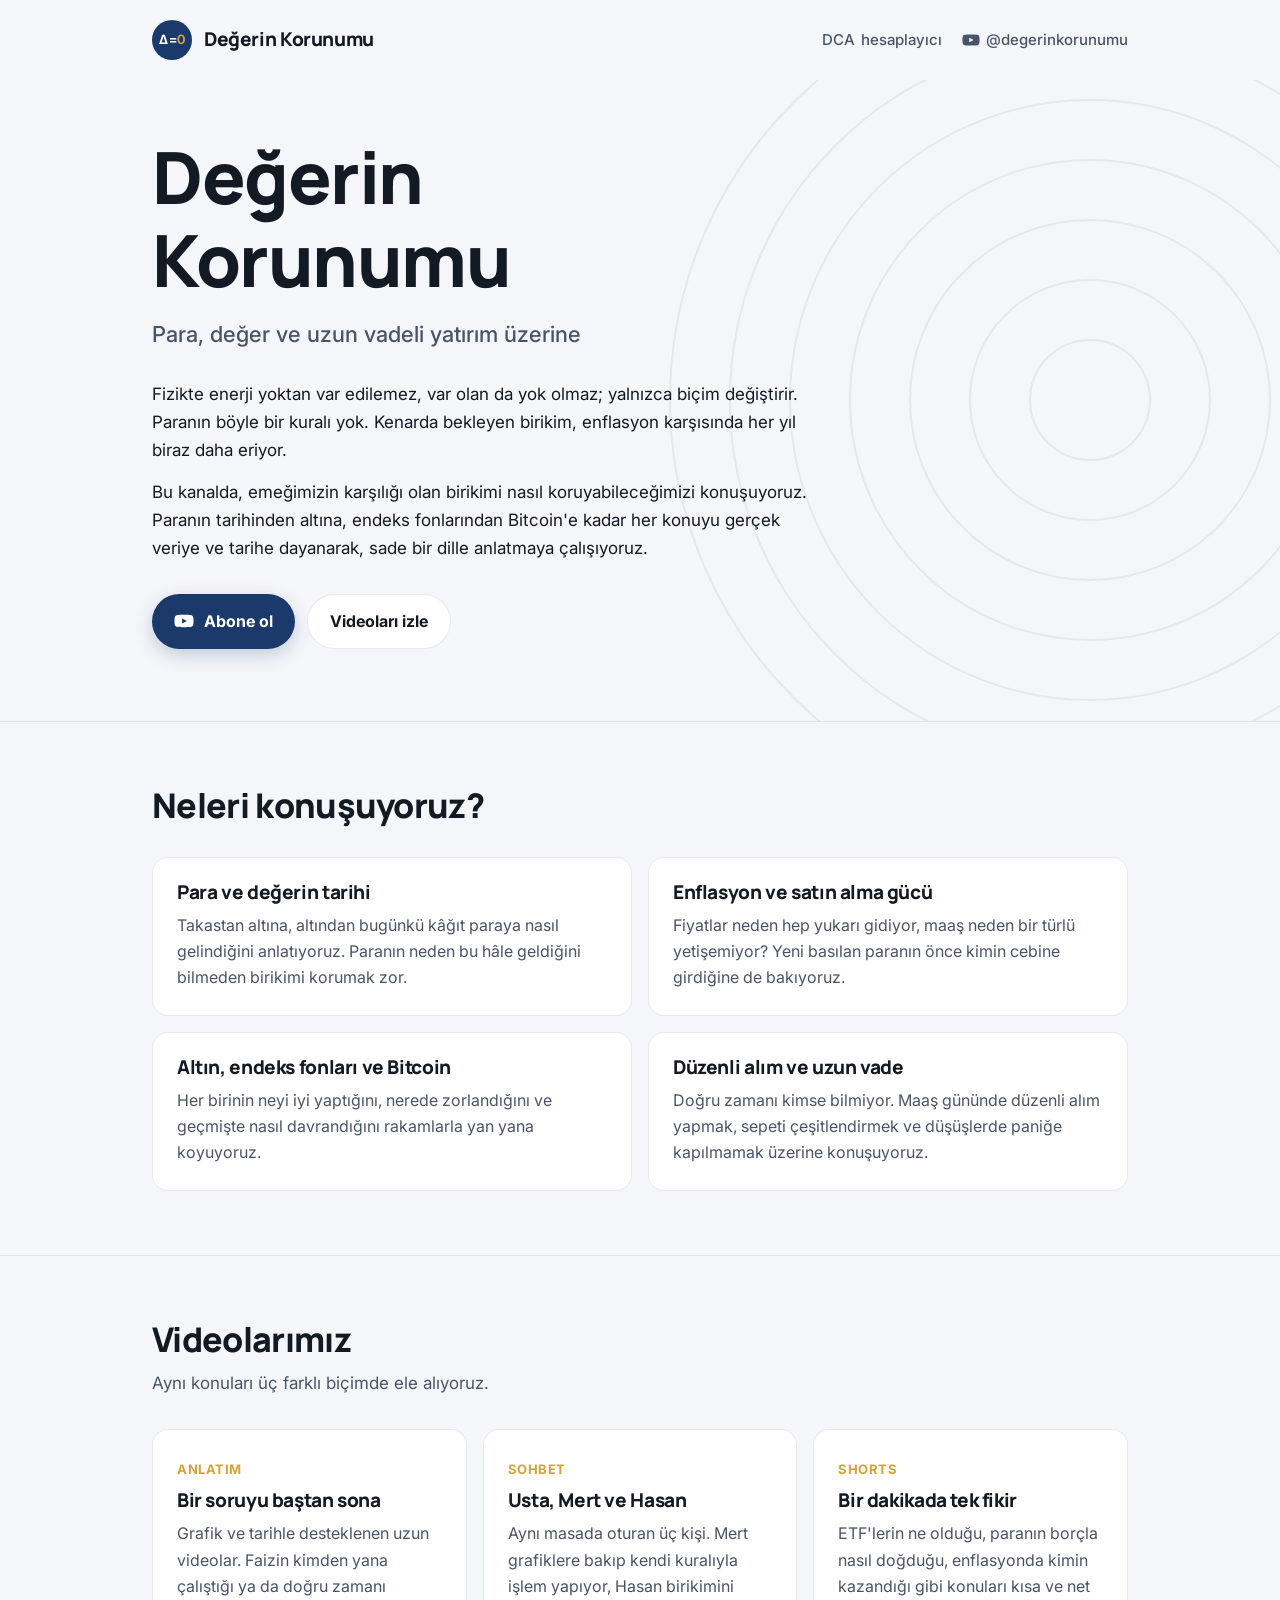
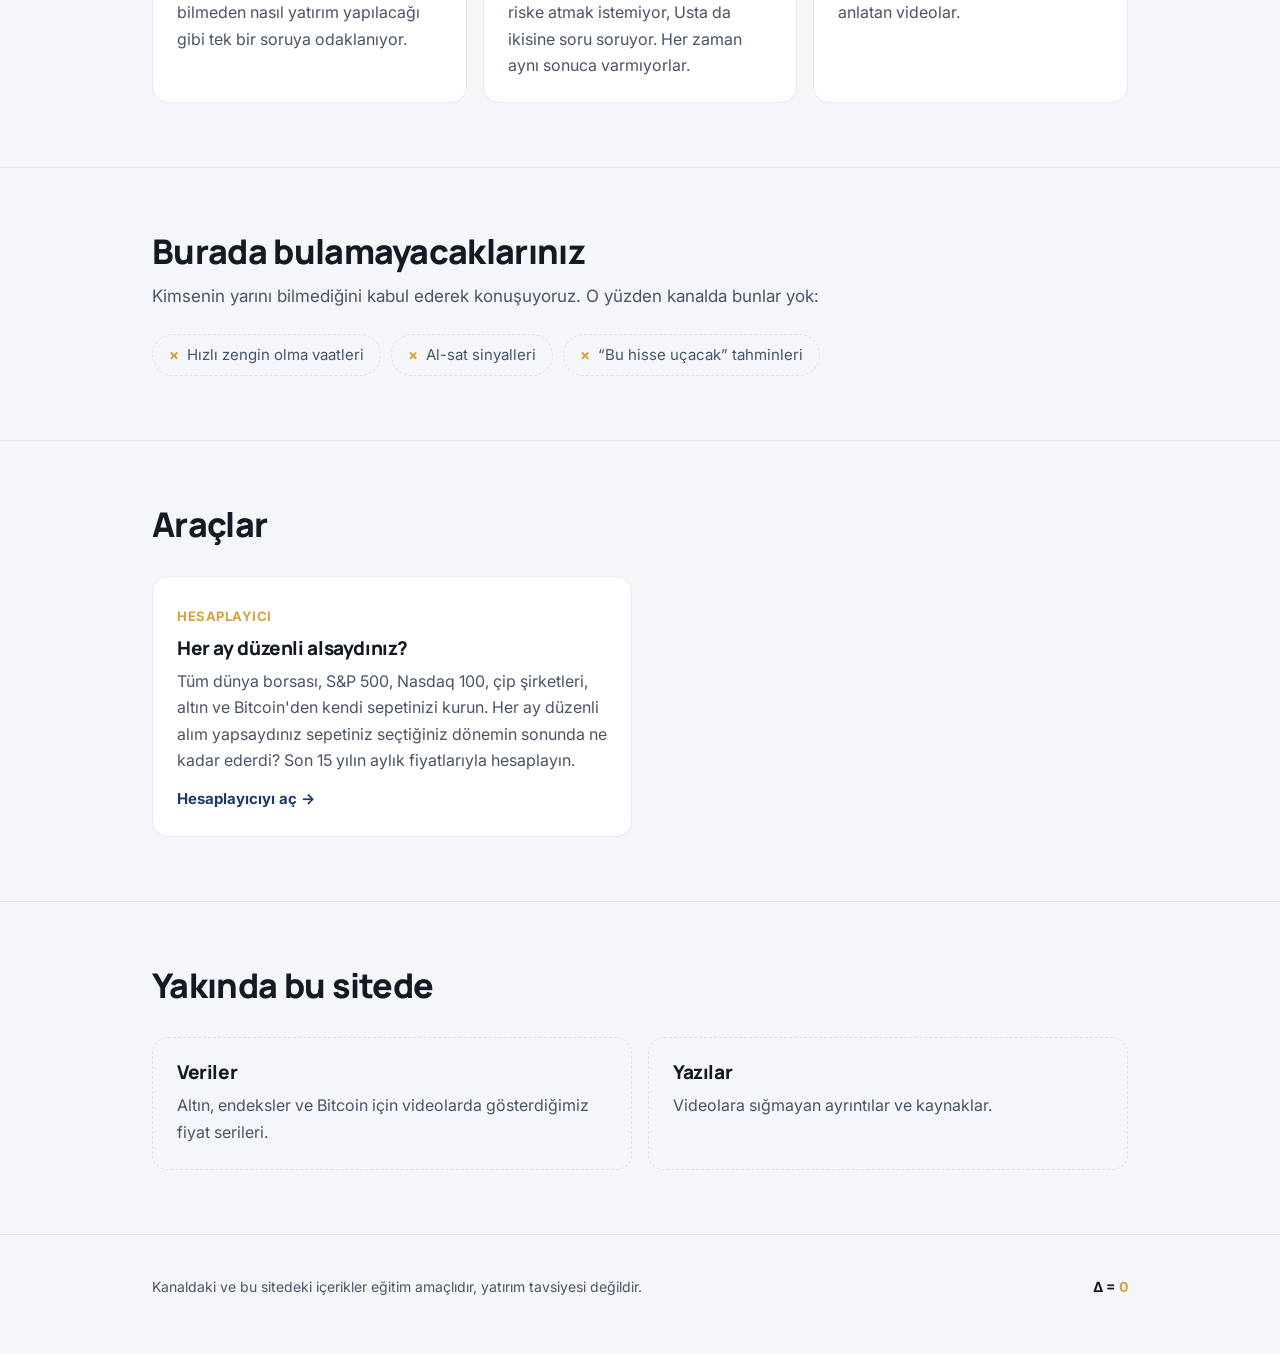
<file: index.html>
<!doctype html>
<html lang="tr">
<head>
<meta charset="utf-8">
<meta name="viewport" content="width=device-width, initial-scale=1">
<title>Değerin Korunumu</title>
<meta name="description" content="Birikimi enflasyona karşı nasıl koruyabileceğimizi konuşan Türkçe YouTube kanalı: paranın tarihi, altın, endeks fonları, Bitcoin ve düzenli alım.">
<meta name="theme-color" content="#1b3a6b">
<link rel="icon" href="/favicon.svg" type="image/svg+xml">
<meta property="og:type" content="website">
<meta property="og:title" content="Değerin Korunumu">
<meta property="og:description" content="Para, değer ve uzun vadeli yatırım üzerine Türkçe YouTube kanalı.">
<link rel="canonical" href="https://degerinkorunumu.pages.dev/">
<meta property="og:url" content="https://degerinkorunumu.pages.dev/">
<meta property="og:image" content="https://degerinkorunumu.pages.dev/og.png">
<meta property="og:image:width" content="1200">
<meta property="og:image:height" content="630">
<meta property="og:locale" content="tr_TR">
<meta name="twitter:card" content="summary_large_image">
<link rel="preconnect" href="https://fonts.googleapis.com">
<link rel="preconnect" href="https://fonts.gstatic.com" crossorigin>
<link rel="stylesheet" href="https://fonts.googleapis.com/css2?family=Manrope:wght@600;800&family=Inter:wght@400;500;700&display=swap">
<link rel="stylesheet" href="/stil.css">
</head>
<body>

<svg width="0" height="0" style="position:absolute" aria-hidden="true">
  <defs>
    <symbol id="isaret" viewBox="0 0 100 100">
      <circle cx="50" cy="50" r="50" fill="#1b3a6b"/>
      <text x="50" y="61" text-anchor="middle" font-family="Inter, sans-serif" font-weight="700" font-size="32" fill="#ffffff">Δ<tspan dx="2">=</tspan><tspan dx="2" fill="#d4a23a">0</tspan></text>
    </symbol>
  </defs>
</svg>

<header>
  <div class="kap">
    <a class="marka" href="/" aria-label="Değerin Korunumu ana sayfa">
      <svg width="40" height="40" aria-hidden="true"><use href="#isaret"/></svg>
      Değerin Korunumu
    </a>
    <nav class="menu">
      <a class="ust-link" href="/araclar/dca">DCA <span class="uzun">hesaplayıcı</span></a>
      <a class="ust-link" href="https://www.youtube.com/@degerinkorunumu" aria-label="YouTube kanalı"><svg width="18" height="18" viewBox="0 0 24 24" aria-hidden="true"><path fill="currentColor" d="M23 7.2a3 3 0 0 0-2.1-2.1C19 4.6 12 4.6 12 4.6s-7 0-8.9.5A3 3 0 0 0 1 7.2 31 31 0 0 0 .5 12 31 31 0 0 0 1 16.8a3 3 0 0 0 2.1 2.1c1.9.5 8.9.5 8.9.5s7 0 8.9-.5a3 3 0 0 0 2.1-2.1 31 31 0 0 0 .5-4.8 31 31 0 0 0-.5-4.8ZM9.7 15.1V8.9l5.8 3.1-5.8 3.1Z"/></svg><span class="uzun">@degerinkorunumu</span></a>
    </nav>
  </div>
</header>

<main>
  <section class="giris">
    <svg class="halkalar" viewBox="0 0 900 900" aria-hidden="true">
      <circle cx="450" cy="450" r="60"/><circle cx="450" cy="450" r="120"/><circle cx="450" cy="450" r="180"/>
      <circle cx="450" cy="450" r="240"/><circle cx="450" cy="450" r="300"/><circle cx="450" cy="450" r="360"/>
      <circle cx="450" cy="450" r="420"/>
    </svg>
    <div class="kap">
      <h1>Değerin Korunumu</h1>
      <div class="alt">Para, değer ve uzun vadeli yatırım üzerine</div>
      <p class="metin">Fizikte enerji yoktan var edilemez, var olan da yok olmaz; yalnızca biçim değiştirir. Paranın böyle bir kuralı yok. Kenarda bekleyen birikim, enflasyon karşısında her yıl biraz daha eriyor.</p>
      <p class="metin">Bu kanalda, emeğimizin karşılığı olan birikimi nasıl koruyabileceğimizi konuşuyoruz. Paranın tarihinden altına, endeks fonlarından Bitcoin'e kadar her konuyu gerçek veriye ve tarihe dayanarak, sade bir dille anlatmaya çalışıyoruz.</p>
      <div class="dugmeler">
        <a class="dugme ana" href="https://www.youtube.com/@degerinkorunumu?sub_confirmation=1">
          <svg width="20" height="20" viewBox="0 0 24 24" aria-hidden="true"><path fill="currentColor" d="M23 7.2a3 3 0 0 0-2.1-2.1C19 4.6 12 4.6 12 4.6s-7 0-8.9.5A3 3 0 0 0 1 7.2 31 31 0 0 0 .5 12 31 31 0 0 0 1 16.8a3 3 0 0 0 2.1 2.1c1.9.5 8.9.5 8.9.5s7 0 8.9-.5a3 3 0 0 0 2.1-2.1 31 31 0 0 0 .5-4.8 31 31 0 0 0-.5-4.8ZM9.7 15.1V8.9l5.8 3.1-5.8 3.1Z"/></svg>
          Abone ol
        </a>
        <a class="dugme ikinci" href="https://www.youtube.com/@degerinkorunumu/videos">Videoları izle</a>
      </div>
    </div>
  </section>

  <section class="bolum">
    <div class="kap">
      <h2>Neleri konuşuyoruz?</h2>
      <div class="izgara iki">
        <div class="kart">
          <h3>Para ve değerin tarihi</h3>
          <p>Takastan altına, altından bugünkü kâğıt paraya nasıl gelindiğini anlatıyoruz. Paranın neden bu hâle geldiğini bilmeden birikimi korumak zor.</p>
        </div>
        <div class="kart">
          <h3>Enflasyon ve satın alma gücü</h3>
          <p>Fiyatlar neden hep yukarı gidiyor, maaş neden bir türlü yetişemiyor? Yeni basılan paranın önce kimin cebine girdiğine de bakıyoruz.</p>
        </div>
        <div class="kart">
          <h3>Altın, endeks fonları ve Bitcoin</h3>
          <p>Her birinin neyi iyi yaptığını, nerede zorlandığını ve geçmişte nasıl davrandığını rakamlarla yan yana koyuyoruz.</p>
        </div>
        <div class="kart">
          <h3>Düzenli alım ve uzun vade</h3>
          <p>Doğru zamanı kimse bilmiyor. Maaş gününde düzenli alım yapmak, sepeti çeşitlendirmek ve düşüşlerde paniğe kapılmamak üzerine konuşuyoruz.</p>
        </div>
      </div>
    </div>
  </section>

  <section class="bolum">
    <div class="kap">
      <h2>Videolarımız</h2>
      <p class="giris-metni">Aynı konuları üç farklı biçimde ele alıyoruz.</p>
      <div class="izgara uc">
        <div class="kart">
          <span class="etiket">Anlatım</span>
          <h3>Bir soruyu baştan sona</h3>
          <p>Grafik ve tarihle desteklenen uzun videolar. Faizin kimden yana çalıştığı ya da doğru zamanı bilmeden nasıl yatırım yapılacağı gibi tek bir soruya odaklanıyor.</p>
        </div>
        <div class="kart">
          <span class="etiket">Sohbet</span>
          <h3>Usta, Mert ve Hasan</h3>
          <p>Aynı masada oturan üç kişi. Mert grafiklere bakıp kendi kuralıyla işlem yapıyor, Hasan birikimini riske atmak istemiyor, Usta da ikisine soru soruyor. Her zaman aynı sonuca varmıyorlar.</p>
        </div>
        <div class="kart">
          <span class="etiket">Shorts</span>
          <h3>Bir dakikada tek fikir</h3>
          <p>ETF'lerin ne olduğu, paranın borçla nasıl doğduğu, enflasyonda kimin kazandığı gibi konuları kısa ve net anlatan videolar.</p>
        </div>
      </div>
    </div>
  </section>

  <section class="bolum">
    <div class="kap">
      <h2>Burada bulamayacaklarınız</h2>
      <p class="giris-metni">Kimsenin yarını bilmediğini kabul ederek konuşuyoruz. O yüzden kanalda bunlar yok:</p>
      <div class="yok">
        <span>Hızlı zengin olma vaatleri</span>
        <span>Al-sat sinyalleri</span>
        <span>“Bu hisse uçacak” tahminleri</span>
      </div>
    </div>
  </section>

  <section class="bolum">
    <div class="kap">
      <h2>Araçlar</h2>
      <div class="izgara iki">
        <a class="kart arac" href="/araclar/dca">
          <span class="etiket">Hesaplayıcı</span>
          <h3>Her ay düzenli alsaydınız?</h3>
          <p>Tüm dünya borsası, S&amp;P 500, Nasdaq 100, çip şirketleri, altın ve Bitcoin'den kendi sepetinizi kurun. Her ay düzenli alım yapsaydınız sepetiniz seçtiğiniz dönemin sonunda ne kadar ederdi? Son 15 yılın aylık fiyatlarıyla hesaplayın.</p>
          <span class="git">Hesaplayıcıyı aç →</span>
        </a>
      </div>
    </div>
  </section>

  <section class="bolum yakinda">
    <div class="kap">
      <h2>Yakında bu sitede</h2>
      <div class="izgara iki">
        <div class="kart">
          <h3>Veriler</h3>
          <p>Altın, endeksler ve Bitcoin için videolarda gösterdiğimiz fiyat serileri.</p>
        </div>
        <div class="kart">
          <h3>Yazılar</h3>
          <p>Videolara sığmayan ayrıntılar ve kaynaklar.</p>
        </div>
      </div>
    </div>
  </section>
</main>

<footer>
  <div class="kap">
    <div>Kanaldaki ve bu sitedeki içerikler eğitim amaçlıdır, yatırım tavsiyesi değildir.</div>
    <div class="delta">Δ = <b>0</b></div>
  </div>
</footer>

</body>
</html>
</file>
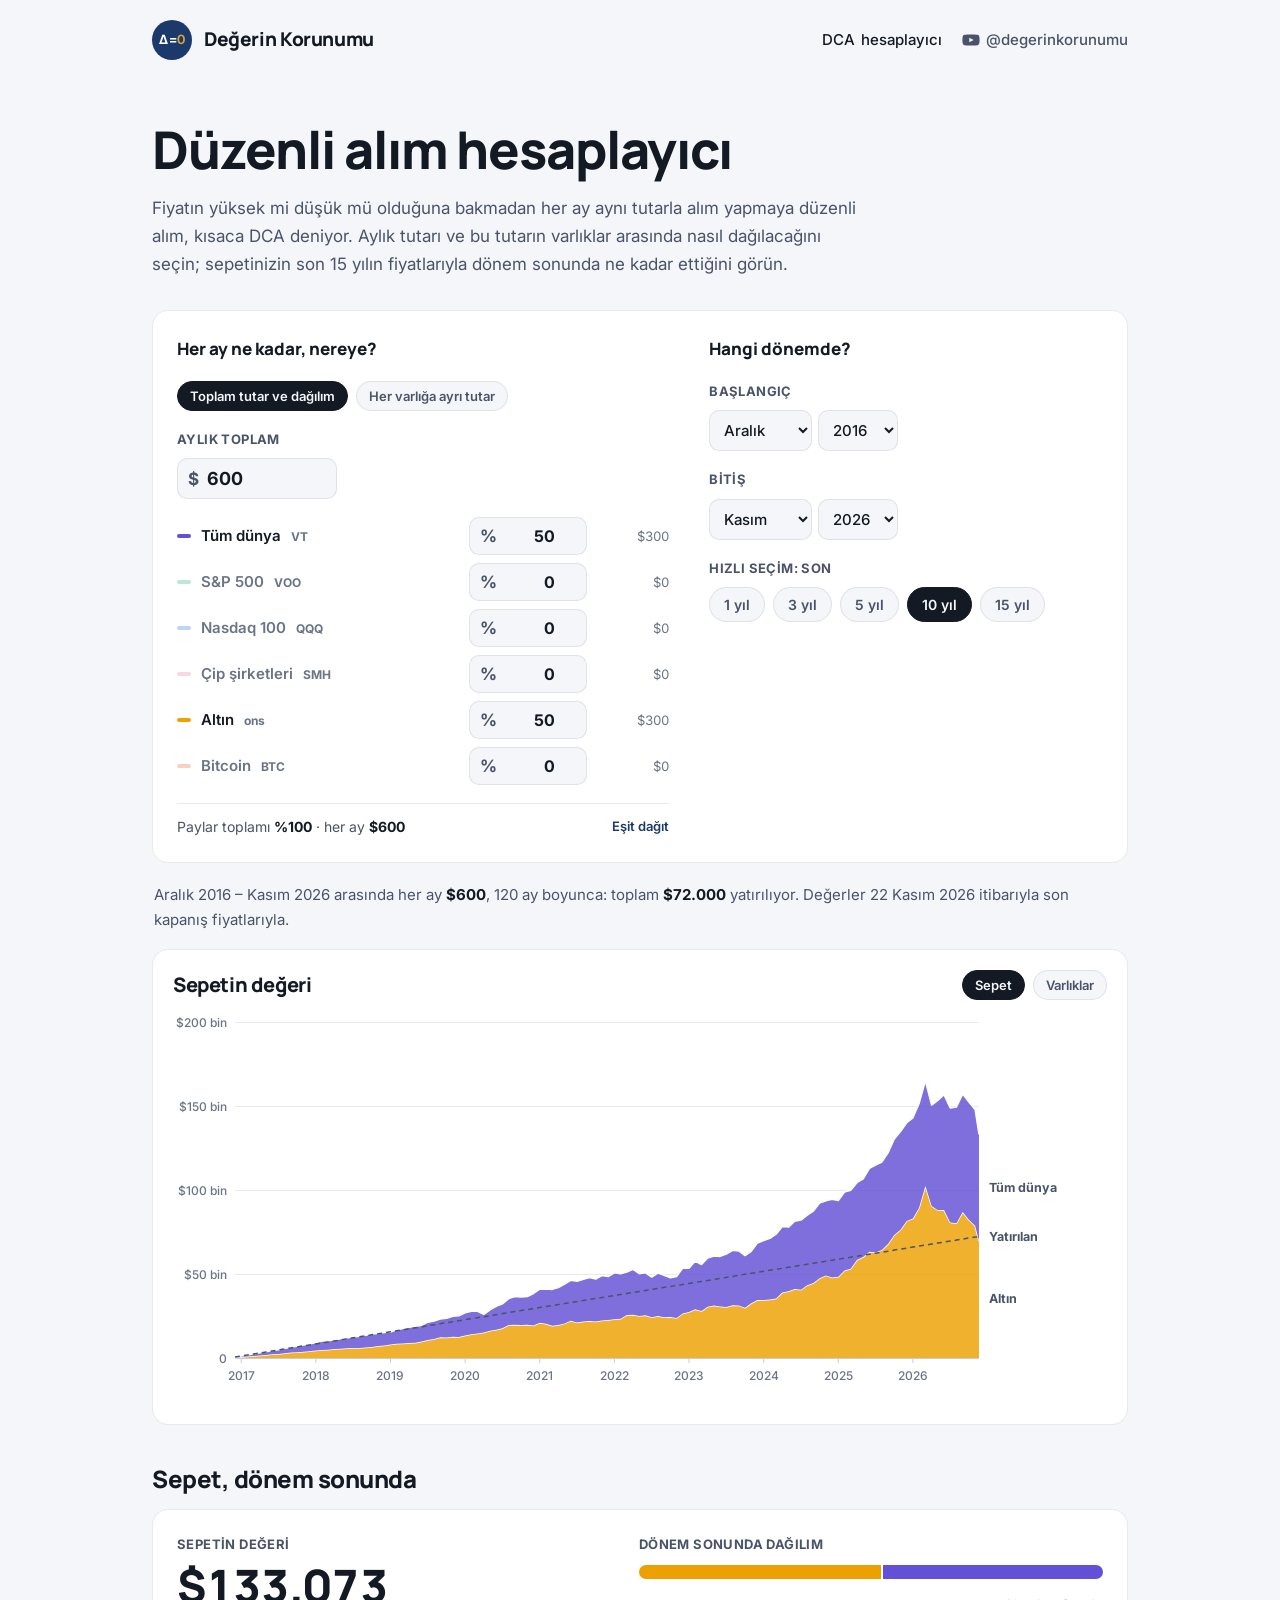
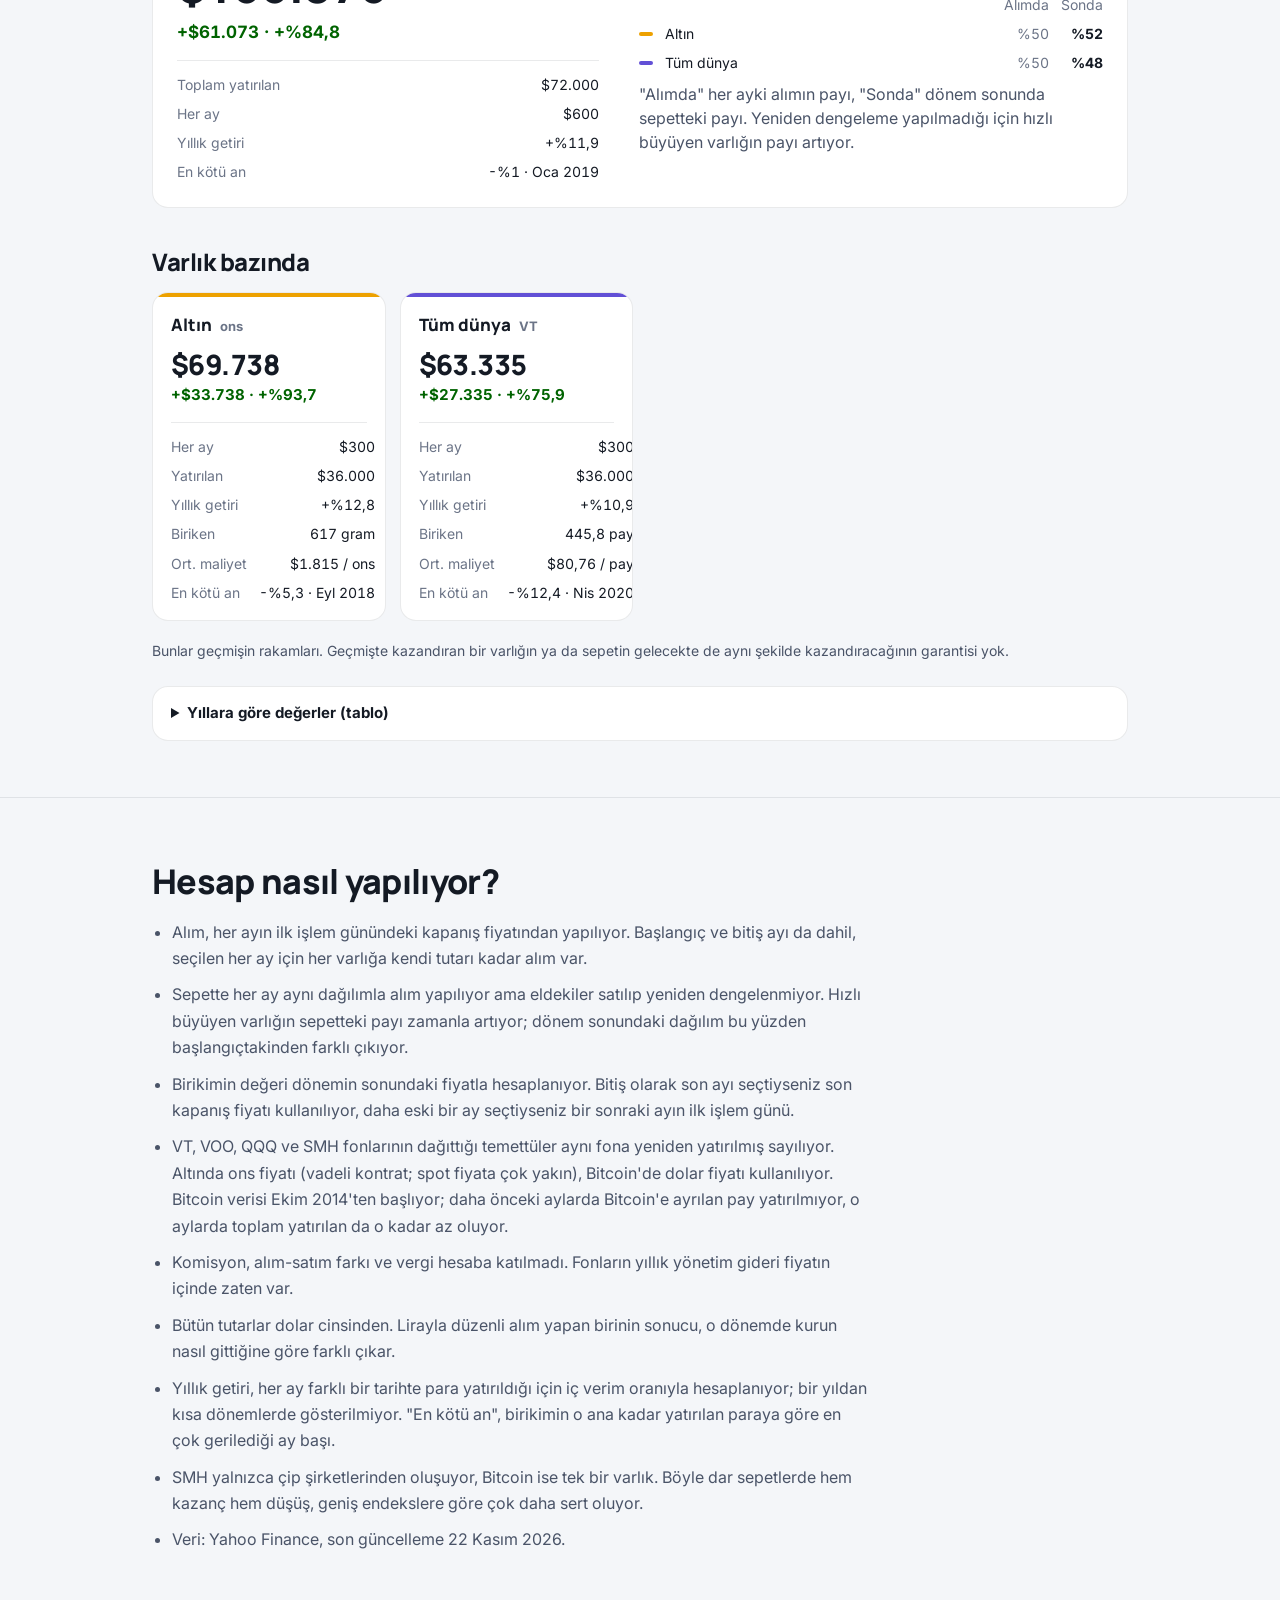
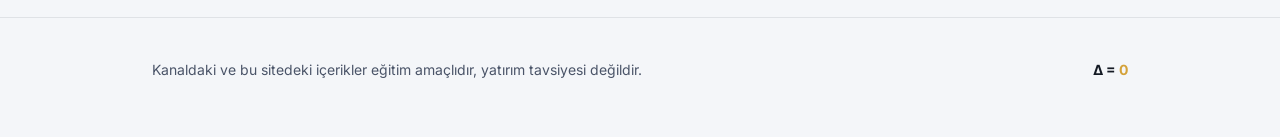
<file: araclar/dca.html>
<!doctype html>
<html lang="tr">
<head>
<meta charset="utf-8">
<meta name="viewport" content="width=device-width, initial-scale=1">
<title>Düzenli Alım Hesaplayıcı · Değerin Korunumu</title>
<meta name="description" content="Tüm dünya borsası, S&P 500, Nasdaq 100, çip şirketleri, altın ve Bitcoin'den kendi sepetinizi kurun; her ay düzenli alım yapsaydınız sepetiniz bugün ne kadar ederdi? Son 15 yılın aylık fiyatlarıyla DCA hesaplayıcı.">
<meta name="theme-color" content="#1b3a6b">
<link rel="icon" href="/favicon.svg" type="image/svg+xml">
<link rel="canonical" href="https://degerinkorunumu.pages.dev/araclar/dca">
<meta property="og:type" content="website">
<meta property="og:title" content="Düzenli alım (DCA) hesaplayıcı · Değerin Korunumu">
<meta property="og:description" content="Kendi sepetinizi kurun: her ay düzenli alım yapsaydınız bugün ne kadarınız olurdu? Tüm dünya borsası, S&P 500, Nasdaq 100, çip şirketleri, altın ve Bitcoin.">
<meta property="og:url" content="https://degerinkorunumu.pages.dev/araclar/dca">
<meta property="og:image" content="https://degerinkorunumu.pages.dev/og.png">
<meta property="og:image:width" content="1200">
<meta property="og:image:height" content="630">
<meta property="og:locale" content="tr_TR">
<meta name="twitter:card" content="summary_large_image">
<link rel="preconnect" href="https://fonts.googleapis.com">
<link rel="preconnect" href="https://fonts.gstatic.com" crossorigin>
<link rel="stylesheet" href="https://fonts.googleapis.com/css2?family=Manrope:wght@600;800&family=Inter:wght@400;500;700&display=swap">
<link rel="stylesheet" href="/stil.css">
<style>
/* Varlık renkleri kimliğe bağlı; seçim değişince boyanmaz. Açık ve koyu adımlar ayrı doğrulandı;
   yığılmış grafikte komşu renkler YIGIN sırasıyla (script) ayırt edilebilir kalır. */
:root {
  --s-vt: #6250d6; --s-qqq: #2a78d6; --s-bitcoin: #eb6834; --s-voo: #1baf7a; --s-altin: #eda100; --s-smh: #e87ba4;
  --pozitif: #006300; --negatif: #c62f2f;
  --izgara: #e6e9ef; --eksen: #c7cdd8; --soluk: #6b7487;
}
@media (prefers-color-scheme: dark) {
  :root:not([data-theme="light"]) {
    --s-vt: #9085e9; --s-qqq: #3987e5; --s-bitcoin: #d95926; --s-voo: #199e70; --s-altin: #c98500; --s-smh: #d55181;
    --pozitif: #2bb52b; --negatif: #ef6b6b;
    --izgara: #222c3d; --eksen: #34425a; --soluk: #8b95a8;
  }
}
:root[data-theme="dark"] {
  --s-vt: #9085e9; --s-qqq: #3987e5; --s-bitcoin: #d95926; --s-voo: #199e70; --s-altin: #c98500; --s-smh: #d55181;
  --pozitif: #2bb52b; --negatif: #ef6b6b;
  --izgara: #222c3d; --eksen: #34425a; --soluk: #8b95a8;
}

[hidden] { display: none !important; }
.ust { padding: 40px 0 8px; }
.ust h1 { font-size: clamp(32px, 6vw, 52px); }
.ust p { margin-top: 14px; max-width: 64ch; color: var(--ink2); }

.arac { padding: 24px 0 56px; }

/* Kontroller */
.kontroller { display: grid; gap: 28px 40px; grid-template-columns: 1fr; }
@media (min-width: 860px) { .kontroller { grid-template-columns: minmax(0, 1.25fr) minmax(0, 1fr); } }
.blok { display: flex; flex-direction: column; gap: 18px; min-width: 0; }
.blok-baslik { font-family: Manrope, Inter, sans-serif; font-weight: 800; font-size: 17px; }
.alan { display: flex; flex-direction: column; gap: 8px; min-width: 0; }
.yan-yana { display: flex; flex-wrap: wrap; gap: 18px 24px; }
.etk, .alan > label { font-size: 13px; font-weight: 700; letter-spacing: .03em; text-transform: uppercase; color: var(--ink2); }
.kutu { display: inline-flex; align-items: center; border: 1.5px solid var(--line); border-radius: 10px; background: var(--bg); padding: 0 10px; }
.kutu:focus-within { border-color: var(--accent); }
.kutu span { color: var(--ink2); font-weight: 700; }
.kutu input { border: 0; background: transparent; color: var(--ink); font: 700 16px Inter, sans-serif; padding: 8px 6px; width: 100%; outline: none; min-width: 0; text-align: right; }
.kutu.buyuk { width: 160px; }
.kutu.buyuk input { font-size: 18px; text-align: left; padding: 9px 8px; }
.ikili { display: flex; gap: 6px; }
select {
  font: 500 15px Inter, sans-serif; color: var(--ink); background: var(--bg);
  border: 1.5px solid var(--line); border-radius: 10px; padding: 9px 10px; cursor: pointer;
}
select:focus-visible, button:focus-visible, .grafik svg:focus-visible { outline: 2px solid var(--accent); outline-offset: 2px; }
.secim { display: flex; flex-wrap: wrap; gap: 8px; }
.secim button {
  font: 600 14px Inter, sans-serif; color: var(--ink2); background: var(--bg);
  border: 1.5px solid var(--line); border-radius: 999px; padding: 8px 14px; cursor: pointer;
}
.secim button:hover { color: var(--ink); }
.secim button[aria-pressed="true"] { background: var(--ink); color: var(--bg); border-color: var(--ink); }
.secim.kucuk button { padding: 6px 12px; font-size: 13px; }
.secim button:disabled { opacity: .45; cursor: default; }

/* Varlık satırları */
.satirlar { display: flex; flex-direction: column; gap: 8px; }
.satir { display: grid; grid-template-columns: minmax(0, 1fr) 118px 72px; gap: 10px; align-items: center; }
.satir .ad { display: flex; align-items: center; gap: 10px; min-width: 0; font-weight: 600; font-size: 15px; }
.satir .ad i { width: 14px; height: 4px; border-radius: 2px; flex: none; }
.satir .ad small { color: var(--soluk); font-weight: 700; font-size: 12px; }
.satir .ek { color: var(--soluk); font-size: 13px; text-align: right; font-variant-numeric: tabular-nums; white-space: nowrap; }
@media (max-width: 480px) {
  .satir { grid-template-columns: minmax(0, 1fr) 96px 62px; gap: 8px; }
  .satir .ad { font-size: 14px; gap: 8px; }
  .satir .ad small { display: none; }
}
.satir.sifir .ad { color: var(--soluk); }
.satir.sifir .ad i { opacity: .3; }
.satir-alt { display: flex; flex-wrap: wrap; gap: 8px 14px; align-items: center; justify-content: space-between; padding-top: 10px; border-top: 1px solid var(--line); font-size: 14px; color: var(--ink2); }
.satir-alt b { color: var(--ink); }
.satir-alt .uyar { color: var(--negatif); font-weight: 600; }
.duz-dugme { font: 600 13px Inter, sans-serif; color: var(--accent); background: none; border: 0; cursor: pointer; padding: 4px 0; }

.ozet { margin: 20px 2px 0; color: var(--ink2); font-size: 15px; }
.ozet b { color: var(--ink); }

/* Grafik */
.grafik-kart { margin-top: 16px; padding: 20px 20px 12px; }
.grafik-bas { display: flex; flex-wrap: wrap; gap: 10px 16px; align-items: center; justify-content: space-between; }
.grafik-bas h2 { font-size: 20px; }
.grafik-bas .sag { display: flex; flex-wrap: wrap; gap: 10px; }
.grafik { position: relative; margin-top: 8px; }
.grafik svg { display: block; width: 100%; touch-action: pan-y; }
.grafik .izgara-c { stroke: var(--izgara); stroke-width: 1; }
.grafik .eksen-c { stroke: var(--eksen); stroke-width: 1; }
.grafik text { fill: var(--soluk); font: 500 12px Inter, sans-serif; }
.grafik text.uc-etiket { fill: var(--ink2); font-weight: 700; font-size: 12.5px; }
.grafik .seri { fill: none; stroke-width: 2; stroke-linejoin: round; stroke-linecap: round; }
.grafik .alan-d { fill-opacity: .82; }
.grafik .alan-kenar { fill: none; stroke: var(--surface); stroke-width: 1.5; stroke-linejoin: round; }
.grafik .yatan { fill: none; stroke: var(--ink2); stroke-width: 1.5; stroke-dasharray: 5 4; }
.grafik .imlec { stroke: var(--ink2); stroke-width: 1; opacity: .5; }
.grafik .nokta { stroke: var(--surface); stroke-width: 2; }
.ipucu {
  position: absolute; top: 8px; pointer-events: none; min-width: 190px;
  background: var(--surface); border: 1px solid var(--line); border-radius: 12px;
  box-shadow: 0 8px 24px rgba(10, 20, 40, .14); padding: 10px 12px; font-size: 13px;
}
.ipucu .ip-baslik { font-weight: 700; color: var(--ink2); margin-bottom: 6px; }
.ipucu .ip-satir { display: grid; grid-template-columns: 14px auto 1fr; gap: 8px; align-items: center; line-height: 1.7; }
.ipucu .ip-satir b { color: var(--ink); font-variant-numeric: tabular-nums; text-align: right; }
.ipucu .ip-satir span:last-child { color: var(--ink2); }
.ipucu .ip-satir.toplam { border-bottom: 1px solid var(--line); padding-bottom: 4px; margin-bottom: 4px; }
.ipucu .ip-satir.toplam b { font-size: 14px; }
.ipucu .ip-cizgi { height: 3px; border-radius: 2px; }
.ipucu .ip-cizgi.kesik { background: repeating-linear-gradient(90deg, var(--ink2) 0 4px, transparent 4px 7px); }
.grafik-not { font-size: 13px; color: var(--soluk); margin-top: 6px; min-height: 1em; }

/* Sonuçlar */
.ara-baslik { font-size: 24px; margin-top: 40px; }
.sepet { margin-top: 16px; display: grid; gap: 24px 40px; grid-template-columns: 1fr; }
@media (min-width: 760px) { .sepet { grid-template-columns: minmax(0, 1fr) minmax(0, 1.1fr); } }
.sepet .deger { font-family: Manrope, Inter, sans-serif; font-weight: 800; font-size: clamp(34px, 6vw, 46px); letter-spacing: -0.02em; line-height: 1.1; font-variant-numeric: tabular-nums; margin-top: 6px; }
.sepet .kazanc { margin-top: 6px; font-weight: 700; font-size: 17px; font-variant-numeric: tabular-nums; }
.sepet dl { margin-top: 18px; }
.dagilim-bar { display: flex; height: 14px; border-radius: 7px; overflow: hidden; gap: 2px; margin-top: 10px; background: var(--surface); }
.dagilim-bar span { display: block; height: 100%; min-width: 2px; }
.dagilim-liste { margin-top: 14px; display: grid; grid-template-columns: auto 1fr auto auto; gap: 6px 12px; font-size: 14px; align-items: center; font-variant-numeric: tabular-nums; }
.dagilim-liste i { width: 14px; height: 4px; border-radius: 2px; }
.dagilim-liste .sag { text-align: right; }
.dagilim-liste .soluk { color: var(--soluk); }
.kucuk-not { margin-top: 12px; font-size: 13px; color: var(--soluk); line-height: 1.5; }

.sonuclar { margin-top: 16px; display: grid; gap: 14px; grid-template-columns: repeat(auto-fill, minmax(230px, 1fr)); }
.sonuc { background: var(--surface); border: 1px solid var(--line); border-radius: 16px; padding: 18px 18px 16px; position: relative; overflow: hidden; }
.sonuc::before { content: ""; position: absolute; left: 0; top: 0; right: 0; height: 4px; background: var(--renk); }
.sonuc .bas { display: flex; align-items: baseline; gap: 8px; }
.sonuc .bas b { font-family: Manrope, Inter, sans-serif; font-weight: 800; font-size: 17px; }
.sonuc .bas span { color: var(--soluk); font-size: 13px; font-weight: 700; }
.sonuc .deger { margin-top: 10px; font-family: Manrope, Inter, sans-serif; font-weight: 800; font-size: 28px; letter-spacing: -0.02em; line-height: 1.1; font-variant-numeric: tabular-nums; }
.sonuc .kazanc { margin-top: 4px; font-weight: 700; font-size: 15px; font-variant-numeric: tabular-nums; }
.arti { color: var(--pozitif); }
.eksi { color: var(--negatif); }
dl.bilgi { margin-top: 14px; display: grid; grid-template-columns: auto 1fr; gap: 6px 12px; font-size: 14px; border-top: 1px solid var(--line); padding-top: 12px; }
dl.bilgi dt { color: var(--soluk); white-space: nowrap; }
dl.bilgi dd { text-align: right; white-space: nowrap; font-variant-numeric: tabular-nums; }
.sonuc .not { margin-top: 10px; font-size: 13px; color: var(--soluk); line-height: 1.5; }
.uyari { margin-top: 18px; font-size: 14px; color: var(--ink2); }

details.tablo { margin-top: 24px; background: var(--surface); border: 1px solid var(--line); border-radius: 16px; }
details.tablo summary { cursor: pointer; padding: 14px 18px; font-weight: 700; font-size: 15px; }
.tablo-kap { overflow-x: auto; padding: 0 18px 16px; }
.tablo table { border-collapse: collapse; width: 100%; font-size: 14px; font-variant-numeric: tabular-nums; }
.tablo th, .tablo td { padding: 7px 10px; text-align: right; white-space: nowrap; border-bottom: 1px solid var(--line); }
.tablo th:first-child, .tablo td:first-child { text-align: left; }
.tablo th { color: var(--ink2); font-weight: 700; font-size: 13px; }

.notlar { margin-top: 18px; padding-left: 20px; max-width: 72ch; color: var(--ink2); font-size: 16px; }
.notlar li + li { margin-top: 10px; }
.hata { padding: 24px; color: var(--negatif); }
</style>
</head>
<body>

<svg width="0" height="0" style="position:absolute" aria-hidden="true">
  <defs>
    <symbol id="isaret" viewBox="0 0 100 100">
      <circle cx="50" cy="50" r="50" fill="#1b3a6b"/>
      <text x="50" y="61" text-anchor="middle" font-family="Inter, sans-serif" font-weight="700" font-size="32" fill="#ffffff">Δ<tspan dx="2">=</tspan><tspan dx="2" fill="#d4a23a">0</tspan></text>
    </symbol>
  </defs>
</svg>

<header>
  <div class="kap">
    <a class="marka" href="/" aria-label="Değerin Korunumu ana sayfa">
      <svg width="40" height="40" aria-hidden="true"><use href="#isaret"/></svg>
      Değerin Korunumu
    </a>
    <nav class="menu">
      <a class="ust-link" href="/araclar/dca" aria-current="page">DCA <span class="uzun">hesaplayıcı</span></a>
      <a class="ust-link" href="https://www.youtube.com/@degerinkorunumu" aria-label="YouTube kanalı"><svg width="18" height="18" viewBox="0 0 24 24" aria-hidden="true"><path fill="currentColor" d="M23 7.2a3 3 0 0 0-2.1-2.1C19 4.6 12 4.6 12 4.6s-7 0-8.9.5A3 3 0 0 0 1 7.2 31 31 0 0 0 .5 12 31 31 0 0 0 1 16.8a3 3 0 0 0 2.1 2.1c1.9.5 8.9.5 8.9.5s7 0 8.9-.5a3 3 0 0 0 2.1-2.1 31 31 0 0 0 .5-4.8 31 31 0 0 0-.5-4.8ZM9.7 15.1V8.9l5.8 3.1-5.8 3.1Z"/></svg><span class="uzun">@degerinkorunumu</span></a>
    </nav>
  </div>
</header>

<main>
  <section class="ust">
    <div class="kap">
      <h1>Düzenli alım hesaplayıcı</h1>
      <p>Fiyatın yüksek mi düşük mü olduğuna bakmadan her ay aynı tutarla alım yapmaya düzenli alım, kısaca DCA deniyor. Aylık tutarı ve bu tutarın varlıklar arasında nasıl dağılacağını seçin; sepetinizin son 15 yılın fiyatlarıyla dönem sonunda ne kadar ettiğini görün.</p>
    </div>
  </section>

  <section class="arac">
    <div class="kap">
      <div class="kart kontroller">
        <div class="blok">
          <div class="blok-baslik">Her ay ne kadar, nereye?</div>
          <div class="secim kucuk" id="mod" role="group" aria-label="Tutar girişi">
            <button type="button" data-m="dagilim">Toplam tutar ve dağılım</button>
            <button type="button" data-m="ayri">Her varlığa ayrı tutar</button>
          </div>
          <div class="alan" id="toplam-alan">
            <label for="toplam">Aylık toplam</label>
            <div class="kutu buyuk"><span>$</span><input id="toplam" type="number" min="0" max="1000000" step="any" inputmode="decimal"></div>
          </div>
          <div class="satirlar" id="satirlar"></div>
          <div class="satir-alt" id="satir-alt" aria-live="polite"></div>
        </div>
        <div class="blok">
          <div class="blok-baslik">Hangi dönemde?</div>
          <div class="yan-yana">
            <div class="alan">
              <label for="bas-ay">Başlangıç</label>
              <div class="ikili"><select id="bas-ay"></select><select id="bas-yil" aria-label="Başlangıç yılı"></select></div>
            </div>
            <div class="alan">
              <label for="bit-ay">Bitiş</label>
              <div class="ikili"><select id="bit-ay"></select><select id="bit-yil" aria-label="Bitiş yılı"></select></div>
            </div>
          </div>
          <div class="alan">
            <span class="etk" id="donem-etk">Hızlı seçim: son</span>
            <div class="secim" id="hazir" role="group" aria-labelledby="donem-etk"></div>
          </div>
        </div>
      </div>

      <p class="ozet" id="ozet" aria-live="polite"></p>

      <div class="kart grafik-kart">
        <div class="grafik-bas">
          <h2 id="grafik-baslik">Sepetin değeri</h2>
          <div class="sag">
            <div class="secim kucuk" id="gorunum" role="group" aria-label="Grafik görünümü">
              <button type="button" data-g="sepet">Sepet</button>
              <button type="button" data-g="varliklar">Varlıklar</button>
            </div>
            <div class="secim kucuk" id="olcek" role="group" aria-label="Grafik ölçeği">
              <button type="button" data-o="dogrusal">Doğrusal</button>
              <button type="button" data-o="log">Logaritmik</button>
            </div>
          </div>
        </div>
        <div class="grafik" id="grafik">
          <div class="ipucu" id="ipucu" hidden></div>
        </div>
        <p class="grafik-not" id="grafik-not"></p>
      </div>

      <h2 class="ara-baslik">Sepet, dönem sonunda</h2>
      <div class="kart sepet" id="sepet"></div>

      <h2 class="ara-baslik">Varlık bazında</h2>
      <div class="sonuclar" id="sonuclar"></div>
      <p class="uyari">Bunlar geçmişin rakamları. Geçmişte kazandıran bir varlığın ya da sepetin gelecekte de aynı şekilde kazandıracağının garantisi yok.</p>

      <details class="tablo">
        <summary>Yıllara göre değerler (tablo)</summary>
        <div class="tablo-kap"><table id="tablo"></table></div>
      </details>
    </div>
  </section>

  <section class="bolum">
    <div class="kap">
      <h2>Hesap nasıl yapılıyor?</h2>
      <ul class="notlar">
        <li>Alım, her ayın ilk işlem günündeki kapanış fiyatından yapılıyor. Başlangıç ve bitiş ayı da dahil, seçilen her ay için her varlığa kendi tutarı kadar alım var.</li>
        <li>Sepette her ay aynı dağılımla alım yapılıyor ama eldekiler satılıp yeniden dengelenmiyor. Hızlı büyüyen varlığın sepetteki payı zamanla artıyor; dönem sonundaki dağılım bu yüzden başlangıçtakinden farklı çıkıyor.</li>
        <li>Birikimin değeri dönemin sonundaki fiyatla hesaplanıyor. Bitiş olarak son ayı seçtiyseniz son kapanış fiyatı kullanılıyor, daha eski bir ay seçtiyseniz bir sonraki ayın ilk işlem günü.</li>
        <li>VT, VOO, QQQ ve SMH fonlarının dağıttığı temettüler aynı fona yeniden yatırılmış sayılıyor. Altında ons fiyatı (vadeli kontrat; spot fiyata çok yakın), Bitcoin'de dolar fiyatı kullanılıyor. Bitcoin verisi Ekim 2014'ten başlıyor; daha önceki aylarda Bitcoin'e ayrılan pay yatırılmıyor, o aylarda toplam yatırılan da o kadar az oluyor.</li>
        <li>Komisyon, alım-satım farkı ve vergi hesaba katılmadı. Fonların yıllık yönetim gideri fiyatın içinde zaten var.</li>
        <li>Bütün tutarlar dolar cinsinden. Lirayla düzenli alım yapan birinin sonucu, o dönemde kurun nasıl gittiğine göre farklı çıkar.</li>
        <li>Yıllık getiri, her ay farklı bir tarihte para yatırıldığı için iç verim oranıyla hesaplanıyor; bir yıldan kısa dönemlerde gösterilmiyor. "En kötü an", birikimin o ana kadar yatırılan paraya göre en çok gerilediği ay başı.</li>
        <li>SMH yalnızca çip şirketlerinden oluşuyor, Bitcoin ise tek bir varlık. Böyle dar sepetlerde hem kazanç hem düşüş, geniş endekslere göre çok daha sert oluyor.</li>
        <li id="kaynak">Veri: Yahoo Finance.</li>
      </ul>
    </div>
  </section>
</main>

<footer>
  <div class="kap">
    <div>Kanaldaki ve bu sitedeki içerikler eğitim amaçlıdır, yatırım tavsiyesi değildir.</div>
    <div class="delta">Δ = <b>0</b></div>
  </div>
</footer>

<script>
(() => {
'use strict';

const AYLAR = ['Ocak', 'Şubat', 'Mart', 'Nisan', 'Mayıs', 'Haziran', 'Temmuz', 'Ağustos', 'Eylül', 'Ekim', 'Kasım', 'Aralık'];
const KISA = ['Oca', 'Şub', 'Mar', 'Nis', 'May', 'Haz', 'Tem', 'Ağu', 'Eyl', 'Eki', 'Kas', 'Ara'];
const GRAM = 31.1035;
const YIL_MS = 365.25 * 864e5;
const HAZIR = [1, 3, 5, 10, 15];
const UST = 1e6;
// Yığılmış grafikte ve dağılım çubuğunda alttan üste sıra. Renk doğrulayıcısından iki temada da geçen sıralardan
// biri (sarı altın ile turuncu Bitcoin, pembe SMH ile turuncu Bitcoin yan yana gelmesin diye).
const YIGIN = ['altin', 'voo', 'vt', 'smh', 'qqq', 'bitcoin'];
const yiginSira = (a, b) => YIGIN.indexOf(a.a.id) - YIGIN.indexOf(b.a.id);

const nf = (o) => new Intl.NumberFormat('tr-TR', o);
const f0 = nf({ style: 'currency', currency: 'USD', maximumFractionDigits: 0 });
const f2 = nf({ style: 'currency', currency: 'USD', minimumFractionDigits: 2, maximumFractionDigits: 2 });
const f0s = nf({ style: 'currency', currency: 'USD', maximumFractionDigits: 0, signDisplay: 'exceptZero' });
const fKs = nf({ maximumFractionDigits: 1 });
const fK = { format: (v) => v >= 1e6 ? '$' + fKs.format(v / 1e6) + ' mn' : v >= 1e3 ? '$' + fKs.format(v / 1e3) + ' bin' : '$' + fKs.format(v) };
const fY1 = nf({ style: 'percent', maximumFractionDigits: 1, signDisplay: 'exceptZero' });
const fY0 = nf({ style: 'percent', maximumFractionDigits: 0, signDisplay: 'exceptZero' });
const fPay = nf({ style: 'percent', maximumFractionDigits: 0 });
const para = (n) => { const r = Math.round(n * 100) / 100; return (Math.abs(r) >= 100 || Number.isInteger(r) ? f0 : f2).format(r); };
const yuzde = (n) => (Math.abs(n) >= 10 ? fY0 : fY1).format(n);
const sayi = (n, d) => nf({ maximumFractionDigits: d }).format(n);

const $ = (s) => document.querySelector(s);
const $$ = (s) => document.querySelectorAll(s);
const SVG = 'http://www.w3.org/2000/svg';
function el(tag, cls, metin) {
  const e = document.createElement(tag);
  if (cls) e.className = cls;
  if (metin != null) e.textContent = metin;
  return e;
}
function sv(tag, attr, ebeveyn) {
  const e = document.createElementNS(SVG, tag);
  for (const k in attr) e.setAttribute(k, attr[k]);
  if (ebeveyn) ebeveyn.appendChild(e);
  return e;
}
const renk = (id) => 'var(--s-' + id + ')';

let V, Y0, M0, SON, durum, G = null;

// Ay sırası (0 = verinin ilk ayı) ↔ yıl/ay
const ayYM = (i) => { const t = Y0 * 12 + (M0 - 1) + i; return [Math.floor(t / 12), (t % 12) + 1]; };
const ayIdx = (y, m) => y * 12 + (m - 1) - (Y0 * 12 + (M0 - 1));
const ayEtiket = (i, kisa) => { const [y, m] = ayYM(i); return (kisa ? KISA : AYLAR)[m - 1] + ' ' + y; };
const gunTarih = (i, gun) => { const [y, m] = ayYM(i); return Date.UTC(y, m - 1, gun); };
const isoTarih = (s) => Date.parse(s + 'T00:00:00Z');
const tarihMetin = (ms) => { const d = new Date(ms); return d.getUTCDate() + ' ' + AYLAR[d.getUTCMonth()] + ' ' + d.getUTCFullYear(); };
const tarihX = (ms) => { const d = new Date(ms); return ayIdx(d.getUTCFullYear(), d.getUTCMonth() + 1) + (d.getUTCDate() - 1) / 30.4; };

// ---------- Tutarlar ----------
// Dağılımda paylar toplamlarına göre oranlanır: aylık toplam her zaman girilen tutar kadar yatırılır.
const oranToplam = () => V.varliklar.reduce((s, a) => s + (durum.oran[a.id] || 0), 0);
function tutar(id) {
  if (durum.mod === 'ayri') return durum.ayri[id] || 0;
  const t = oranToplam();
  return t > 0 ? durum.toplam * (durum.oran[id] || 0) / t : 0;
}
const yuvarla = (v, d) => Math.round(v * 10 ** d) / 10 ** d;
const esitPay = (ids) => { const o = {}; for (const a of V.varliklar) o[a.id] = ids.includes(a.id) ? 100 / ids.length : 0; return o; };

function modDegistir(yeni) {
  if (yeni === durum.mod) return;
  if (yeni === 'ayri') {
    for (const a of V.varliklar) durum.ayri[a.id] = Math.round(tutar(a.id) * 100) / 100;
  } else {
    const t = V.varliklar.reduce((s, a) => s + (durum.ayri[a.id] || 0), 0);
    if (t > 0) {
      durum.toplam = Math.abs(t - Math.round(t)) < 0.05 ? Math.round(t) : yuvarla(t, 2);
      for (const a of V.varliklar) durum.oran[a.id] = 100 * (durum.ayri[a.id] || 0) / t;
    }
  }
  durum.mod = yeni;
  satirlariKur();
  ciz();
}

// ---------- Hesap ----------
// akis: [[ms, tutar]], çıkışlar negatif. Bütün alımlar değerlemeden önce olduğu için kök tek.
function irr(akis) {
  const t0 = Math.min(...akis.map((a) => a[0]));
  const ak = akis.map(([ms, c]) => [(ms - t0) / YIL_MS, c]);
  const npv = (r) => ak.reduce((s, [t, c]) => s + c * Math.pow(1 + r, -t), 0);
  let lo = -0.99, hi = 1;
  while (npv(hi) > 0 && hi < 1e4) hi *= 2;
  for (let k = 0; k < 200; k++) {
    const mid = (lo + hi) / 2;
    if (npv(mid) > 0) lo = mid; else hi = mid;
  }
  return (lo + hi) / 2;
}

function hesapla(a) {
  const T = tutar(a.id);
  const ilk = Math.max(durum.bas, a.bas);
  if (ilk > durum.bit) return { a, T, yok: true };
  let adet = 0, yatan = 0, enKotu = null;
  const seri = new Map(), akis = [];
  for (let i = ilk; i <= durum.bit; i++) {
    const k = i - a.bas, f = a.fiyat[k];
    adet += T / f;
    yatan += T;
    const d = adet * f;
    seri.set(i, d);
    const o = d / yatan - 1;
    if (!enKotu || o < enKotu.oran) enKotu = { oran: o, i };
    akis.push([gunTarih(i, a.gun[k]), -T]);
  }
  let sonFiyat, sonMs;
  if (durum.bit === SON) { sonFiyat = a.son.fiyat; sonMs = isoTarih(a.son.tarih); }
  else { const k = durum.bit + 1 - a.bas; sonFiyat = a.fiyat[k]; sonMs = gunTarih(durum.bit + 1, a.gun[k]); }
  const deger = adet * sonFiyat;
  akis.push([sonMs, deger]);
  const sure = (sonMs - akis[0][0]) / YIL_MS;
  return {
    a, T, ilk, ay: durum.bit - ilk + 1, adet, yatan, deger, kar: deger - yatan, oran: deger / yatan - 1,
    yillik: sure >= 1 ? irr(akis) : null, enKotu, seri, sonMs, akis,
  };
}

function sepetHesapla(sonuclar) {
  const ilk = Math.min(...sonuclar.map((s) => s.ilk));
  let xSon;
  if (durum.bit === SON) xSon = Math.max(durum.bit + 0.25, ...sonuclar.map((s) => tarihX(s.sonMs)));
  else xSon = durum.bit + 1;
  const noktalar = [];
  let enKotu = null;
  for (let i = ilk; i <= durum.bit; i++) {
    let deger = 0, yatan = 0;
    for (const s of sonuclar) if (i >= s.ilk) { deger += s.seri.get(i); yatan += s.T * (i - s.ilk + 1); }
    noktalar.push({ x: i, i, deger, yatan });
    const o = deger / yatan - 1;
    if (!enKotu || o < enKotu.oran) enKotu = { oran: o, i };
  }
  const deger = sonuclar.reduce((t, s) => t + s.deger, 0);
  const yatan = sonuclar.reduce((t, s) => t + s.yatan, 0);
  noktalar.push({ x: xSon, son: true, deger, yatan, ms: Math.max(...sonuclar.map((s) => s.sonMs)) });
  const akis = sonuclar.flatMap((s) => s.akis);
  const ilkMs = Math.min(...akis.map((a) => a[0]));
  const sure = (Math.max(...sonuclar.map((s) => s.sonMs)) - ilkMs) / YIL_MS;
  return {
    sonuclar, ilk, xSon, noktalar, deger, yatan, kar: deger - yatan, oran: deger / yatan - 1,
    aylik: sonuclar.reduce((t, s) => t + s.T, 0), enKotu, yillik: sure >= 1 ? irr(akis) : null, aktif: null,
  };
}
const degerAt = (s, n) => (n.son ? s.deger : s.seri.get(n.i));

// ---------- Kontroller ----------
function kontrolleriKur() {
  const [ySon] = ayYM(SON);
  for (const id of ['bas', 'bit']) {
    const ay = $('#' + id + '-ay'), yil = $('#' + id + '-yil');
    AYLAR.forEach((ad, k) => ay.add(new Option(ad, k + 1)));
    for (let y = Y0; y <= ySon; y++) yil.add(new Option(y, y));
    const degisti = () => {
      durum[id] = Math.min(SON, Math.max(0, ayIdx(+yil.value, +ay.value)));
      if (durum.bas > durum.bit) { if (id === 'bas') durum.bit = durum.bas; else durum.bas = durum.bit; }
      ciz();
    };
    ay.addEventListener('change', degisti);
    yil.addEventListener('change', degisti);
  }

  const hazir = $('#hazir');
  for (const n of HAZIR) {
    const b = el('button', null, n + ' yıl');
    b.type = 'button';
    b.dataset.yil = n;
    b.setAttribute('aria-label', 'Son ' + n + ' yıl');
    b.addEventListener('click', () => { durum.bit = SON; durum.bas = Math.max(0, SON - 12 * n + 1); ciz(); });
    hazir.appendChild(b);
  }

  $('#mod').addEventListener('click', (e) => { const b = e.target.closest('button'); if (b) modDegistir(b.dataset.m); });
  $('#gorunum').addEventListener('click', (e) => { const b = e.target.closest('button'); if (b) { durum.gorunum = b.dataset.g; ciz(); } });
  $('#olcek').addEventListener('click', (e) => { const b = e.target.closest('button'); if (b && !b.disabled) { durum.olcek = b.dataset.o; ciz(); } });

  const toplam = $('#toplam');
  toplam.addEventListener('input', () => {
    const v = parseFloat(toplam.value);
    if (v >= 0 && v <= UST) { durum.toplam = v; ciz(); }
  });
  satirlariKur();
}

// Varlık satırları: mod değişince yeniden kurulur; yazarken kutuların değerine dokunulmaz.
function satirlariKur() {
  const kap = $('#satirlar');
  kap.textContent = '';
  const dagilim = durum.mod === 'dagilim';
  $('#toplam-alan').hidden = !dagilim;
  $('#toplam').value = durum.toplam;
  for (const a of V.varliklar) {
    const s = el('div', 'satir');
    s.dataset.id = a.id;
    const ad = el('label', 'ad');
    const inputId = 'v-' + a.id;
    ad.htmlFor = inputId;
    const anahtar = el('i');
    anahtar.style.background = renk(a.id);
    ad.append(anahtar, el('span', null, a.ad), el('small', null, a.kod));
    const kutu = el('div', 'kutu');
    const inp = el('input');
    Object.assign(inp, { id: inputId, type: 'number', min: 0, step: 'any', inputMode: 'decimal' });
    inp.max = dagilim ? 100 : UST;
    inp.value = dagilim ? yuvarla(durum.oran[a.id] || 0, 1) : (durum.ayri[a.id] || 0);
    if (dagilim) kutu.append(el('span', null, '%'), inp);
    else kutu.append(el('span', null, '$'), inp);
    inp.addEventListener('input', () => {
      const v = inp.value === '' ? 0 : parseFloat(inp.value);
      if (!(v >= 0)) return;
      if (dagilim) { if (v <= 100) durum.oran[a.id] = v; }
      else if (v <= UST) durum.ayri[a.id] = v;
      ciz();
    });
    s.append(ad, kutu, el('span', 'ek'));
    kap.appendChild(s);
  }
}

function satirlariGuncelle() {
  const dagilim = durum.mod === 'dagilim';
  const aylik = V.varliklar.reduce((t, a) => t + tutar(a.id), 0);
  for (const s of $$('#satirlar .satir')) {
    const T = tutar(s.dataset.id);
    s.classList.toggle('sifir', !(T > 0));
    s.querySelector('.ek').textContent = dagilim ? para(T) : (aylik > 0 ? fPay.format(T / aylik) : '');
  }
  const alt = $('#satir-alt');
  alt.textContent = '';
  if (dagilim) {
    const t = oranToplam();
    const sol = el('span');
    if (Math.abs(t - 100) < 0.05) sol.append('Paylar toplamı ', el('b', null, '%100'), ' · her ay ', el('b', null, para(aylik)));
    else if (t > 0) sol.append(el('span', 'uyar', 'Payların toplamı %' + sayi(t, 1) + '.'), ' Aylık ', el('b', null, para(durum.toplam)), ' bu payların oranıyla bölüştürülüyor; her varlığa düşen tutar yanında.');
    else sol.append(el('span', 'uyar', 'En az bir varlığa pay girin.'));
    const esit = el('button', 'duz-dugme', 'Eşit dağıt');
    esit.type = 'button';
    esit.addEventListener('click', () => {
      const secili = V.varliklar.filter((a) => (durum.oran[a.id] || 0) > 0).map((a) => a.id);
      durum.oran = esitPay(secili.length ? secili : V.varliklar.map((a) => a.id));
      satirlariKur();
      ciz();
    });
    alt.append(sol, esit);
  } else {
    alt.append(el('span', null, 'Her ay toplam '), el('b', null, para(aylik)));
  }
}

function kontrolleriGuncelle() {
  for (const id of ['bas', 'bit']) {
    const [y, m] = ayYM(durum[id]);
    $('#' + id + '-ay').value = m;
    $('#' + id + '-yil').value = y;
  }
  for (const b of $$('#hazir button')) {
    const n = +b.dataset.yil;
    b.setAttribute('aria-pressed', durum.bit === SON && durum.bas === Math.max(0, SON - 12 * n + 1));
  }
  for (const b of $$('#mod button')) b.setAttribute('aria-pressed', durum.mod === b.dataset.m);
  for (const b of $$('#gorunum button')) b.setAttribute('aria-pressed', durum.gorunum === b.dataset.g);
  const sepetG = durum.gorunum === 'sepet';
  for (const b of $$('#olcek button')) {
    b.disabled = sepetG;
    b.setAttribute('aria-pressed', !sepetG && durum.olcek === b.dataset.o);
  }
  $('#olcek').hidden = sepetG;
  $('#grafik-baslik').textContent = sepetG ? 'Sepetin değeri' : 'Varlıkların değeri';
  satirlariGuncelle();
}

// Adres çubuğu: hesap paylaşılabilsin
// ?mod=dagilim&toplam=500&dagilim=voo:40,qqq:20 | ?mod=ayri&tutar=voo:100,altin:50 | &bas=2016-12&bit=2026-11&gorunum=varliklar&olcek=log
function urlOku() {
  const p = new URLSearchParams(location.search);
  const ay = (s) => { const m = /^(\d{4})-(\d{2})$/.exec(s || ''); return m ? Math.min(SON, Math.max(0, ayIdx(+m[1], +m[2]))) : null; };
  const cift = (s) => {
    const o = {};
    for (const parca of (s || '').split(',')) {
      const [id, v] = parca.split(':');
      if (V.varliklar.some((a) => a.id === id) && parseFloat(v) >= 0) o[id] = parseFloat(v);
    }
    return o;
  };
  const sifirla = (o) => { const r = {}; for (const a of V.varliklar) r[a.id] = o[a.id] || 0; return r; };
  const tutarP = p.get('tutar');
  if (p.get('mod') === 'ayri' || (tutarP && !p.get('mod'))) {
    durum.mod = 'ayri';
    if (tutarP && tutarP.includes(':')) durum.ayri = sifirla(cift(tutarP));
    else if (parseFloat(tutarP) > 0) {
      // eski biçim: ?tutar=100&varlik=voo,qqq
      const ids = (p.get('varlik') || '').split(',').filter((id) => V.varliklar.some((a) => a.id === id));
      for (const a of V.varliklar) durum.ayri[a.id] = !ids.length || ids.includes(a.id) ? Math.min(UST, parseFloat(tutarP)) : 0;
    }
  } else if (p.get('mod') === 'dagilim') {
    const t = parseFloat(p.get('toplam'));
    if (t >= 0 && t <= UST) durum.toplam = t;
    const o = cift(p.get('dagilim'));
    if (Object.keys(o).length) durum.oran = sifirla(o);
  }
  const b = ay(p.get('bas')), e = ay(p.get('bit'));
  if (b != null) durum.bas = b;
  if (e != null) durum.bit = e;
  if (durum.bas > durum.bit) durum.bas = durum.bit;
  if (p.get('gorunum') === 'varliklar') durum.gorunum = 'varliklar';
  if (p.get('olcek') === 'log') durum.olcek = 'log';
}
function urlYaz() {
  const ym = (i) => { const [y, m] = ayYM(i); return y + '-' + String(m).padStart(2, '0'); };
  const cift = (o) => V.varliklar.filter((a) => o[a.id] > 0).map((a) => a.id + ':' + yuvarla(o[a.id], 2)).join(',');
  const p = new URLSearchParams();
  p.set('mod', durum.mod);
  if (durum.mod === 'dagilim') { p.set('toplam', durum.toplam); p.set('dagilim', cift(durum.oran)); }
  else p.set('tutar', cift(durum.ayri));
  p.set('bas', ym(durum.bas));
  p.set('bit', ym(durum.bit));
  if (durum.gorunum === 'varliklar') p.set('gorunum', 'varliklar');
  if (durum.gorunum === 'varliklar' && durum.olcek === 'log') p.set('olcek', 'log');
  try { history.replaceState(null, '', '?' + p.toString().replace(/%3A/g, ':').replace(/%2C/g, ',')); } catch (e) { /* yerel dosya */ }
}

// ---------- Çizim ----------
function ciz() {
  kontrolleriGuncelle();
  const secili = V.varliklar.filter((a) => tutar(a.id) > 0);
  const hepsi = secili.map(hesapla);
  const var_ = hepsi.filter((s) => !s.yok).sort(yiginSira);
  const oncekiAktif = G ? G.aktif : null;
  G = var_.length ? sepetHesapla(var_) : null;
  if (G && oncekiAktif != null && oncekiAktif < G.noktalar.length) G.aktif = oncekiAktif;
  ozetYaz();
  grafikCiz();
  sepetYaz();
  sonuclariYaz(hepsi);
  tabloYaz();
  urlYaz();
}

function ozetYaz() {
  const oz = $('#ozet');
  oz.textContent = '';
  if (!G) { oz.textContent = 'Seçilen tutarlarla bu dönemde hesaplanacak bir alım yok. En az bir varlığa tutar ya da pay girin.'; return; }
  const n = durum.bit - G.ilk + 1;
  const degerleme = durum.bit === SON
    ? 'Değerler ' + tarihMetin(isoTarih(V.guncelleme)) + ' itibarıyla son kapanış fiyatlarıyla.'
    : 'Değerler dönemin sonundaki, yani ' + ayEtiket(durum.bit + 1) + ' başındaki fiyatlarla.';
  oz.append(
    ayEtiket(G.ilk) + ' – ' + ayEtiket(durum.bit) + ' arasında her ay ',
    el('b', null, para(G.aylik)),
    ', ' + n + ' ay boyunca: toplam ',
    el('b', null, para(G.yatan)),
    ' yatırılıyor. ',
  );
  const gec = G.sonuclar.filter((s) => s.ilk > G.ilk);
  if (gec.length) oz.append(gec.map((s) => s.a.ad + "'in payı " + ayEtiket(s.a.bas) + "'e kadar yatırılmadı, çünkü verisi o ay başlıyor. ").join(''));
  oz.append(degerleme);
}

function niceAdim(ham) {
  const us = Math.pow(10, Math.floor(Math.log10(ham)));
  const k = ham / us;
  return (k <= 1 ? 1 : k <= 2 ? 2 : k <= 2.5 ? 2.5 : k <= 5 ? 5 : 10) * us;
}

// Uç etiketleri üst üste binmesin: sırala, aşağı it, taşarsa yukarı al
function yerlestir(etk, ust, alt, aralik) {
  etk.sort((a, b) => a.y - b.y);
  etk.forEach((e, k) => { e.ty = k ? Math.max(e.y, etk[k - 1].ty + aralik) : Math.max(e.y, ust); });
  for (let k = etk.length - 1; k >= 0; k--) {
    const sinir = k === etk.length - 1 ? alt : etk[k + 1].ty - aralik;
    if (etk[k].ty > sinir) etk[k].ty = sinir;
  }
}

function grafikCiz() {
  const kap = $('#grafik');
  const ipucu = $('#ipucu');
  kap.querySelector('svg')?.remove();
  ipucu.hidden = true;
  $('#grafik-not').textContent = '';
  if (!G) return;

  const sepetG = durum.gorunum === 'sepet';
  const sira = G.sonuclar; // YIGIN sırası: alttan üste
  const W = kap.clientWidth;
  const dar = W < 560;
  const H = dar ? 300 : 380;
  const m = { l: dar ? 50 : 62, r: dar ? 14 : 128, t: 14, b: 30 };
  const iw = W - m.l - m.r, ih = H - m.t - m.b;
  const log = !sepetG && durum.olcek === 'log';
  const hepsiEsit = sira.every((s) => s.T === sira[0].T);
  const yatanGoster = sepetG || hepsiEsit;
  const yatanAt = (n) => (sepetG ? n.yatan : sira[0].T * ((n.son ? durum.bit : n.i) - G.ilk + 1));

  let enAz = Infinity, enCok = 0;
  for (const n of G.noktalar) {
    if (sepetG) { enCok = Math.max(enCok, n.deger, n.yatan); continue; }
    if (yatanGoster) { enAz = Math.min(enAz, yatanAt(n)); enCok = Math.max(enCok, yatanAt(n)); }
    for (const s of sira) { const d = degerAt(s, n); if (d != null) { enAz = Math.min(enAz, d); enCok = Math.max(enCok, d); } }
  }

  let y, tikler;
  if (log) {
    const lo = enAz * 0.85, hi = enCok * 1.15;
    const L = Math.log10;
    y = (v) => m.t + ih - (L(v) - L(lo)) / (L(hi) - L(lo)) * ih;
    const d0 = Math.floor(L(lo)), d1 = Math.ceil(L(hi));
    const carpan = d1 - d0 <= 2 ? [1, 2, 5] : d1 - d0 <= 4 ? [1, 3] : [1];
    tikler = [];
    for (let d = d0; d <= d1; d++) for (const k of carpan) { const v = k * Math.pow(10, d); if (v >= lo && v <= hi) tikler.push(v); }
  } else {
    const adim = niceAdim(enCok / (dar ? 4 : 5));
    const ust = Math.ceil(enCok * 1.04 / adim) * adim;
    y = (v) => m.t + ih - (v / ust) * ih;
    tikler = [];
    for (let v = 0; v <= ust + 1e-9; v += adim) tikler.push(v);
  }
  const x = (v) => m.l + (v - G.ilk) / (G.xSon - G.ilk) * iw;

  const svg = sv('svg', { width: W, height: H, viewBox: `0 0 ${W} ${H}`, tabindex: 0, role: 'img',
    'aria-label': (sepetG ? 'Sepetin aylık değeri, varlıklar üst üste.' : 'Varlıkların aylık değeri.') + ' Değerleri okumak için ok tuşlarını kullanın; aynı rakamlar aşağıdaki tabloda da var.' });

  for (const v of tikler) {
    const yy = Math.round(y(v)) + 0.5;
    sv('line', { x1: m.l, x2: W - m.r, y1: yy, y2: yy, class: v === 0 ? 'eksen-c' : 'izgara-c' }, svg);
    const t = sv('text', { x: m.l - 8, y: yy + 4, 'text-anchor': 'end' }, svg);
    t.textContent = v === 0 ? '0' : fK.format(v);
  }
  if (log) sv('line', { x1: m.l, x2: W - m.r, y1: m.t + ih + 0.5, y2: m.t + ih + 0.5, class: 'eksen-c' }, svg);

  // x ekseni: kısa dönemde çeyrekler, uzunda yıllar
  const aySayisi = durum.bit - G.ilk + 1;
  const sigan = Math.max(2, Math.floor(iw / (dar ? 56 : 72)));
  let xt = [];
  if (aySayisi <= 30) {
    for (let i = G.ilk; i <= durum.bit; i++) { const [yy, mm] = ayYM(i); if ((mm - 1) % 3 === 0) xt.push({ i, metin: KISA[mm - 1] + ' ' + String(yy).slice(2) }); }
  } else {
    for (let i = G.ilk; i <= durum.bit; i++) if (ayYM(i)[1] === 1) xt.push({ i, metin: String(ayYM(i)[0]) });
  }
  if (xt.length > sigan) { const atla = Math.ceil(xt.length / sigan); xt = xt.filter((_, k) => k % atla === 0); }
  for (const t of xt) {
    const xx = x(t.i);
    sv('line', { x1: xx, x2: xx, y1: m.t + ih, y2: m.t + ih + 5, class: 'eksen-c' }, svg);
    const e = sv('text', { x: xx, y: H - 8, 'text-anchor': 'middle' }, svg);
    e.textContent = t.metin;
  }

  const yol = (pts) => pts.map((p, k) => (k ? 'L' : 'M') + x(p[0]).toFixed(1) + ' ' + y(p[1]).toFixed(1)).join(' ');
  const son = G.noktalar[G.noktalar.length - 1];
  const etk = [];

  if (sepetG) {
    // Yığılmış alanlar: alttan üste veri sırası
    const alt = G.noktalar.map(() => 0);
    for (const s of sira) {
      const ust = G.noktalar.map((n, k) => alt[k] + (degerAt(s, n) || 0));
      const ileri = G.noktalar.map((n, k) => [n.x, ust[k]]);
      const geri = G.noktalar.map((n, k) => [n.x, alt[k]]).reverse();
      const a = sv('path', { d: yol(ileri) + ' ' + yol(geri).replace(/^M/, 'L') + ' Z', class: 'alan-d' }, svg);
      a.style.fill = renk(s.a.id);
      sv('path', { d: yol(ileri), class: 'alan-kenar' }, svg);
      const kSon = G.noktalar.length - 1;
      if (!dar && ust[kSon] - alt[kSon] > 0) etk.push({ ad: s.a.ad, y: y((ust[kSon] + alt[kSon]) / 2) });
      ust.forEach((v, k) => { alt[k] = v; });
    }
    sv('path', { d: yol(G.noktalar.map((n) => [n.x, n.yatan])), class: 'yatan' }, svg);
    if (!dar) etk.push({ ad: 'Yatırılan', y: y(son.yatan) });
  } else {
    if (yatanGoster) sv('path', { d: yol(G.noktalar.map((n) => [n.x, yatanAt(n)])), class: 'yatan' }, svg);
    for (const s of sira) {
      const pts = [];
      for (const n of G.noktalar) { const d = degerAt(s, n); if (d != null) pts.push([n.x, d]); }
      const p = sv('path', { d: yol(pts), class: 'seri' }, svg);
      p.style.stroke = renk(s.a.id);
      if (!dar) {
        const c = sv('circle', { cx: x(son.x), cy: y(s.deger), r: 4, class: 'nokta' }, svg);
        c.style.fill = renk(s.a.id);
        etk.push({ ad: s.a.ad, y: y(s.deger) });
      }
    }
    if (!dar && yatanGoster) etk.push({ ad: sira.length > 1 ? 'Yatırılan (her biri)' : 'Yatırılan', y: y(yatanAt(son)) });
  }
  if (etk.length) {
    yerlestir(etk, m.t + 4, m.t + ih, 16);
    for (const e of etk) {
      const t = sv('text', { x: x(son.x) + 10, y: e.ty + 4, class: 'uc-etiket' }, svg);
      t.textContent = e.ad;
    }
  }

  // İmleç ve ipucu
  const imlec = sv('line', { y1: m.t, y2: m.t + ih, class: 'imlec', visibility: 'hidden' }, svg);
  const noktaG = sv('g', { visibility: 'hidden' }, svg);
  const noktalar = (sepetG ? [{ id: null }] : sira.map((s) => ({ id: s.a.id }))).map((o) => {
    const c = sv('circle', { r: 4.5, class: 'nokta' }, noktaG);
    c.style.fill = o.id ? renk(o.id) : 'var(--ink)';
    return c;
  });
  sv('rect', { x: m.l, y: m.t, width: iw + (dar ? 0 : 12), height: ih, fill: 'transparent' }, svg);

  const ipSatir = (cizgi, deger, ad, cls) => {
    const s = el('div', 'ip-satir' + (cls ? ' ' + cls : ''));
    s.append(cizgi, el('b', null, para(deger)), el('span', null, ad));
    ipucu.appendChild(s);
  };
  const cizgi = (id) => { const c = el('span', 'ip-cizgi'); c.style.background = id ? renk(id) : 'var(--ink)'; return c; };

  function goster(k) {
    G.aktif = k;
    const n = G.noktalar[k], xx = x(n.x);
    imlec.setAttribute('x1', xx); imlec.setAttribute('x2', xx);
    imlec.setAttribute('visibility', 'visible');
    noktaG.setAttribute('visibility', 'visible');
    ipucu.textContent = '';
    ipucu.appendChild(el('div', 'ip-baslik', n.son ? tarihMetin(n.ms) + ' · dönem sonu' : ayEtiket(n.i) + ' alımından sonra'));
    if (sepetG) {
      noktalar[0].setAttribute('cx', xx); noktalar[0].setAttribute('cy', y(n.deger));
      ipSatir(cizgi(null), n.deger, 'Sepet', 'toplam');
      [...sira].reverse().forEach((s) => { const d = degerAt(s, n); if (d != null) ipSatir(cizgi(s.a.id), d, s.a.ad); });
      ipSatir(el('span', 'ip-cizgi kesik'), n.yatan, 'Yatırılan');
    } else {
      const satirlar = [];
      sira.forEach((s, j) => {
        const d = degerAt(s, n), c = noktalar[j];
        if (d == null) { c.setAttribute('visibility', 'hidden'); return; }
        c.setAttribute('visibility', 'visible');
        c.setAttribute('cx', xx); c.setAttribute('cy', y(d));
        satirlar.push({ s, d });
      });
      satirlar.sort((a, b) => b.d - a.d).forEach((r) => ipSatir(cizgi(r.s.a.id), r.d, r.s.a.ad));
      if (yatanGoster) ipSatir(el('span', 'ip-cizgi kesik'), yatanAt(n), sira.length > 1 ? 'Yatırılan (her biri)' : 'Yatırılan');
    }
    ipucu.hidden = false;
    const tw = ipucu.offsetWidth;
    let left = xx + 14;
    if (left + tw > W) left = xx - 14 - tw;
    ipucu.style.left = Math.max(0, left) + 'px';
  }
  function gizle() {
    G.aktif = null;
    imlec.setAttribute('visibility', 'hidden');
    noktaG.setAttribute('visibility', 'hidden');
    ipucu.hidden = true;
  }
  function enYakin(px) {
    let en = 0, fark = Infinity;
    G.noktalar.forEach((n, k) => { const f = Math.abs(x(n.x) - px); if (f < fark) { fark = f; en = k; } });
    return en;
  }
  const konum = (e) => e.clientX - svg.getBoundingClientRect().left;
  svg.addEventListener('pointermove', (e) => goster(enYakin(konum(e))));
  svg.addEventListener('pointerdown', (e) => goster(enYakin(konum(e))));
  svg.addEventListener('pointerleave', (e) => { if (e.pointerType === 'mouse') gizle(); });
  svg.addEventListener('blur', gizle);
  svg.addEventListener('keydown', (e) => {
    const sonK = G.noktalar.length - 1;
    let k = G.aktif ?? sonK;
    if (e.key === 'ArrowLeft') k = Math.max(0, k - 1);
    else if (e.key === 'ArrowRight') k = Math.min(sonK, k + 1);
    else if (e.key === 'Home') k = 0;
    else if (e.key === 'End') k = sonK;
    else if (e.key === 'Escape') { gizle(); return; }
    else return;
    e.preventDefault();
    goster(k);
  });

  kap.insertBefore(svg, ipucu);
  if (G.aktif != null) goster(G.aktif);

  const not = $('#grafik-not');
  if (!sepetG && !hepsiEsit) not.textContent = 'Varlıklara farklı tutar yatırıldığı için çizgilerin yüksekliği doğrudan karşılaştırılamaz; her birinin kazancı aşağıdaki kartlarda.';
  else if (!sepetG && !log && sira.length > 1) {
    const d = sira.map((s) => s.deger).sort((a, b) => b - a);
    if (d[0] > 6 * d[1]) not.textContent = 'Bir varlık ötekilerden çok daha fazla büyüdüğü için diğer çizgiler dipte kalıyor. Logaritmik ölçek, hepsini oransal olarak karşılaştırmayı kolaylaştırır.';
  }
}

function bilgiListesi(satirlar) {
  const dl = el('dl', 'bilgi');
  for (const [dt, dd] of satirlar) dl.append(el('dt', null, dt), el('dd', null, dd));
  return dl;
}
const enKotuMetin = (e) => (e.oran < 0 ? yuzde(e.oran) + ' · ' + ayEtiket(e.i, true) : 'zarara düşmedi');

function sepetYaz() {
  const kap = $('#sepet');
  kap.textContent = '';
  if (!G) { kap.appendChild(el('p', 'kucuk-not', 'Hesaplanacak alım yok.')); return; }
  const sol = el('div');
  sol.append(el('div', 'etk', 'Sepetin değeri'), el('div', 'deger', para(G.deger)),
    el('div', 'kazanc ' + (G.kar >= 0 ? 'arti' : 'eksi'), f0s.format(G.kar) + ' · ' + yuzde(G.oran)));
  sol.appendChild(bilgiListesi([
    ['Toplam yatırılan', para(G.yatan)],
    ['Her ay', para(G.aylik)],
    ['Yıllık getiri', G.yillik == null ? '—' : yuzde(G.yillik)],
    ['En kötü an', enKotuMetin(G.enKotu)],
  ]));
  const sag = el('div');
  sag.appendChild(el('div', 'etk', 'Dönem sonunda dağılım'));
  const bar = el('div', 'dagilim-bar');
  const liste = el('div', 'dagilim-liste');
  for (const s of G.sonuclar) {
    const pay = s.deger / G.deger;
    const parca = el('span');
    parca.style.background = renk(s.a.id);
    parca.style.flexGrow = pay;
    parca.title = s.a.ad + ' ' + fPay.format(pay);
    bar.appendChild(parca);
  }
  liste.append(el('span'), el('span', 'soluk', ''), el('span', 'soluk sag', 'Alımda'), el('span', 'soluk sag', 'Sonda'));
  for (const s of [...G.sonuclar].sort((a, b) => b.deger - a.deger)) {
    const i = el('i');
    i.style.background = renk(s.a.id);
    liste.append(i, el('span', null, s.a.ad), el('span', 'sag soluk', fPay.format(s.T / G.aylik)), el('b', 'sag', fPay.format(s.deger / G.deger)));
  }
  sag.append(bar, liste);
  if (G.sonuclar.length > 1) sag.appendChild(el('p', 'kucuk-not', '"Alımda" her ayki alımın payı, "Sonda" dönem sonunda sepetteki payı. Yeniden dengeleme yapılmadığı için hızlı büyüyen varlığın payı artıyor.'));
  const gec = G.sonuclar.filter((s) => s.ilk > G.ilk);
  if (gec.length) sag.appendChild(el('p', 'kucuk-not', gec.map((s) => s.a.ad + ' verisi ' + ayEtiket(s.a.bas) + "'te başlıyor; ondan önceki aylarda bu varlığın payı yatırılmadı.").join(' ')));
  kap.append(sol, sag);
}

function sonuclariYaz(hepsi) {
  const kap = $('#sonuclar');
  kap.textContent = '';
  const sirali = [...hepsi].sort((a, b) => (b.yok ? -1 : b.deger) - (a.yok ? -1 : a.deger));
  for (const s of sirali) {
    const a = s.a;
    const k = el('article', 'sonuc');
    k.style.setProperty('--renk', renk(a.id));
    const bas = el('div', 'bas');
    bas.append(el('b', null, a.ad), el('span', null, a.kod));
    k.appendChild(bas);
    if (s.yok) {
      k.appendChild(el('div', 'deger', '—'));
      k.appendChild(el('p', 'not', 'Bu dönemde veri yok; ' + a.ad + ' verisi ' + ayEtiket(a.bas) + "'te başlıyor."));
      kap.appendChild(k);
      continue;
    }
    k.appendChild(el('div', 'deger', para(s.deger)));
    k.appendChild(el('div', 'kazanc ' + (s.kar >= 0 ? 'arti' : 'eksi'), f0s.format(s.kar) + ' · ' + yuzde(s.oran)));
    const birim = a.birim === 'ons' ? 'ons' : a.birim === 'BTC' ? 'BTC' : 'pay';
    const biriken = a.birim === 'ons' ? sayi(s.adet * GRAM, 1) + ' gram'
      : a.birim === 'BTC' ? sayi(s.adet, 4) + ' BTC'
      : sayi(s.adet, s.adet < 10 ? 3 : 1) + ' pay';
    k.appendChild(bilgiListesi([
      ['Her ay', para(s.T)],
      ['Yatırılan', para(s.yatan)],
      ['Yıllık getiri', s.yillik == null ? '—' : yuzde(s.yillik)],
      ['Biriken', biriken],
      ['Ort. maliyet', para(s.yatan / s.adet) + ' / ' + birim],
      ['En kötü an', enKotuMetin(s.enKotu)],
    ]));
    if (s.ilk > durum.bas) k.appendChild(el('p', 'not', a.ad + ' verisi ' + ayEtiket(a.bas) + "'te başlıyor; hesap bu aydan itibaren (" + s.ay + ' ay).'));
    kap.appendChild(k);
  }
}

function tabloYaz() {
  const t = $('#tablo');
  t.textContent = '';
  if (!G) return;
  const thead = el('thead'), tr = el('tr');
  tr.append(el('th', null, 'Tarih'), el('th', null, 'Yatırılan'), el('th', null, 'Sepet'));
  for (const s of G.sonuclar) tr.appendChild(el('th', null, s.a.ad));
  thead.appendChild(tr);
  const tbody = el('tbody');
  for (const n of G.noktalar) {
    if (!n.son && ayYM(n.i)[1] !== 12) continue;
    const r = el('tr');
    r.append(el('td', null, n.son ? tarihMetin(n.ms) + ' (dönem sonu)' : ayEtiket(n.i)), el('td', null, para(n.yatan)), el('td', null, para(n.deger)));
    for (const s of G.sonuclar) { const d = degerAt(s, n); r.appendChild(el('td', null, d == null ? '—' : para(d))); }
    tbody.appendChild(r);
  }
  t.append(thead, tbody);
}

// ---------- Başlat ----------
function baslat(veri) {
  V = veri;
  [Y0, M0] = V.ilk_ay.split('-').map(Number);
  SON = V.ay_sayisi - 1;
  const yuz = {};
  for (const a of V.varliklar) yuz[a.id] = 100;
  durum = {
    mod: 'dagilim', toplam: 600, oran: { vt: 50, voo: 0, qqq: 0, smh: 0, altin: 50, bitcoin: 0 }, ayri: yuz,
    bas: SON - 119, bit: SON, gorunum: 'sepet', olcek: 'dogrusal',
  };
  urlOku();
  kontrolleriKur();
  $('#kaynak').textContent = 'Veri: Yahoo Finance, son güncelleme ' + tarihMetin(isoTarih(V.guncelleme)) + '.';
  ciz();
  let bekleyen = 0, sonGen = $('#grafik').clientWidth;
  new ResizeObserver(() => {
    const w = $('#grafik').clientWidth;
    if (w === sonGen) return;
    sonGen = w;
    cancelAnimationFrame(bekleyen);
    bekleyen = requestAnimationFrame(grafikCiz);
  }).observe($('#grafik'));
}

fetch('/veri/dca.json')
  .then((r) => { if (!r.ok) throw new Error(r.status); return r.json(); })
  .then(baslat)
  .catch(() => {
    $('#grafik').appendChild(el('p', 'hata', 'Fiyat verisi yüklenemedi. Sayfayı yenilemeyi deneyin.'));
  });
})();
</script>
</body>
</html>
</file>
<file: stil.css>
/* Değerin Korunumu sitesi: bütün sayfaların ortak stili */
:root {
  --navy: #1b3a6b;
  --gold: #d4a23a;
  --bg: #f4f6f9;
  --surface: #ffffff;
  --ink: #141a24;
  --ink2: #4a5468;
  --line: rgba(20, 26, 36, .09);
  --ring: rgba(27, 58, 107, .07);
  --accent: var(--navy);
  --on-accent: #ffffff;
}
@media (prefers-color-scheme: dark) {
  :root:not([data-theme="light"]) {
    --bg: #0f1520;
    --surface: #172030;
    --ink: #e8ecf3;
    --ink2: #a3adbf;
    --line: rgba(232, 236, 243, .1);
    --ring: rgba(212, 162, 58, .08);
    --accent: #d4a23a;
    --on-accent: #141a24;
  }
}
:root[data-theme="dark"] {
  --bg: #0f1520;
  --surface: #172030;
  --ink: #e8ecf3;
  --ink2: #a3adbf;
  --line: rgba(232, 236, 243, .1);
  --ring: rgba(212, 162, 58, .08);
  --accent: #d4a23a;
  --on-accent: #141a24;
}

* { margin: 0; padding: 0; box-sizing: border-box; }
html { -webkit-text-size-adjust: 100%; }
body {
  background: var(--bg);
  color: var(--ink);
  font-family: Inter, system-ui, sans-serif;
  font-size: 17px;
  line-height: 1.65;
  overflow-x: hidden;
}
a { color: inherit; }
.kap { max-width: 1040px; margin: 0 auto; padding: 0 16px; }
@media (min-width: 640px) { .kap { padding: 0 32px; } }

h1, h2, h3, .marka { font-family: Manrope, Inter, sans-serif; font-weight: 800; letter-spacing: -0.02em; line-height: 1.15; }

/* Üst şerit */
header { padding: 20px 0; }
header .kap { display: flex; align-items: center; justify-content: space-between; gap: 16px; }
.marka { display: flex; align-items: center; gap: 12px; text-decoration: none; font-size: 19px; }
.marka svg { flex: none; }
.menu { display: flex; align-items: center; gap: 20px; }
.ust-link { display: inline-flex; align-items: center; gap: 6px; font-weight: 500; font-size: 15px; color: var(--ink2); text-decoration: none; white-space: nowrap; }
.ust-link:hover, .ust-link[aria-current] { color: var(--ink); }
.ust-link svg { flex: none; }
@media (max-width: 560px) { .ust-link .uzun { display: none; } .marka { font-size: 17px; } .menu { gap: 14px; } }

/* Giriş */
.giris { position: relative; padding: 56px 0 72px; overflow: hidden; }
.halkalar { position: absolute; right: -260px; top: 50%; transform: translateY(-50%); width: 900px; height: 900px; pointer-events: none; }
.halkalar circle { fill: none; stroke: var(--ring); stroke-width: 2; }
.giris .kap { position: relative; }
.giris h1 { font-size: clamp(40px, 8vw, 72px); max-width: 12ch; }
.giris .alt { margin-top: 14px; font-size: clamp(18px, 2.4vw, 22px); color: var(--ink2); font-weight: 500; }
.giris p.metin { margin-top: 28px; max-width: 60ch; }
.giris p.metin + p.metin { margin-top: 14px; }
.dugmeler { margin-top: 32px; display: flex; flex-wrap: wrap; gap: 12px; }
.dugme {
  display: inline-flex; align-items: center; gap: 10px;
  padding: 13px 22px; border-radius: 999px;
  font-weight: 700; font-size: 16px; text-decoration: none;
  transition: transform .15s ease, box-shadow .15s ease;
}
.dugme:hover { transform: translateY(-1px); }
.dugme.ana { background: var(--accent); color: var(--on-accent); box-shadow: 0 6px 18px rgba(27, 58, 107, .22); }
.dugme.ikinci { border: 1.5px solid var(--line); background: var(--surface); }

/* Bölümler */
section.bolum { padding: 64px 0; border-top: 1px solid var(--line); }
.bolum h2 { font-size: clamp(26px, 4vw, 34px); }
.bolum .giris-metni { margin-top: 10px; color: var(--ink2); max-width: 62ch; }
.izgara { margin-top: 32px; display: grid; gap: 16px; grid-template-columns: 1fr; }
@media (min-width: 720px) { .izgara.iki { grid-template-columns: 1fr 1fr; } .izgara.uc { grid-template-columns: repeat(3, 1fr); } }
.kart { background: var(--surface); border: 1px solid var(--line); border-radius: 16px; padding: 24px; }
.kart h3 { font-size: 19px; }
.kart p { margin-top: 8px; color: var(--ink2); font-size: 16px; }
.kart .etiket { display: inline-block; font-size: 13px; font-weight: 700; letter-spacing: .04em; text-transform: uppercase; color: var(--gold); margin-bottom: 10px; }

/* Bulamayacaklarınız */
.yok { margin-top: 24px; display: flex; flex-wrap: wrap; gap: 10px; }
.yok span { padding: 8px 16px; border-radius: 999px; border: 1px dashed var(--line); color: var(--ink2); font-size: 15px; }
.yok span::before { content: "×"; color: var(--gold); font-weight: 700; margin-right: 8px; }

/* Yakında */
.yakinda .kart { border-style: dashed; background: transparent; }

footer { padding: 40px 0 56px; border-top: 1px solid var(--line); color: var(--ink2); font-size: 14px; }
footer .kap { display: flex; flex-wrap: wrap; justify-content: space-between; gap: 12px 24px; }
footer .delta { font-family: Inter, sans-serif; font-weight: 700; color: var(--ink); }
footer .delta b { color: var(--gold); }

/* Bağlantı kartı */
a.kart.arac { display: block; text-decoration: none; transition: border-color .15s ease, transform .15s ease; }
a.kart.arac:hover { border-color: var(--gold); transform: translateY(-1px); }
.kart .git { display: inline-block; margin-top: 14px; font-weight: 700; font-size: 15px; color: var(--accent); }
</file>
